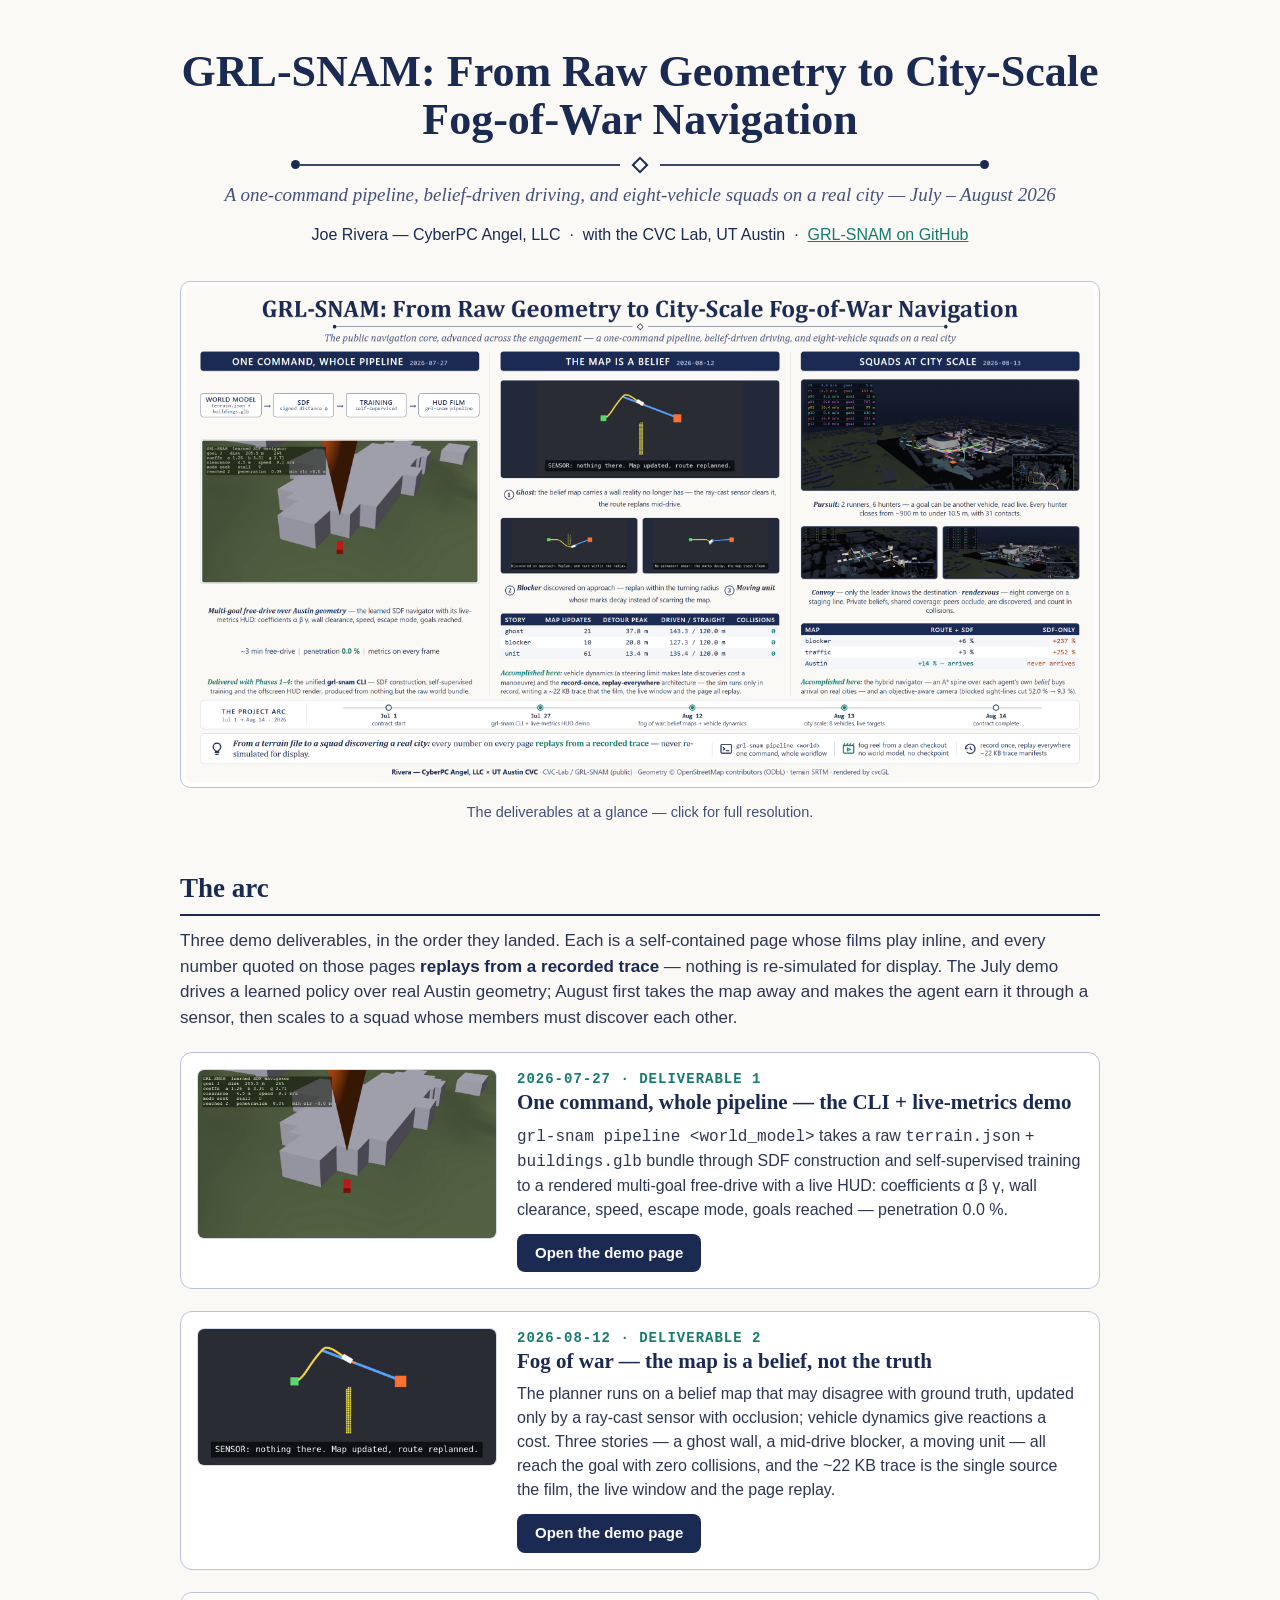
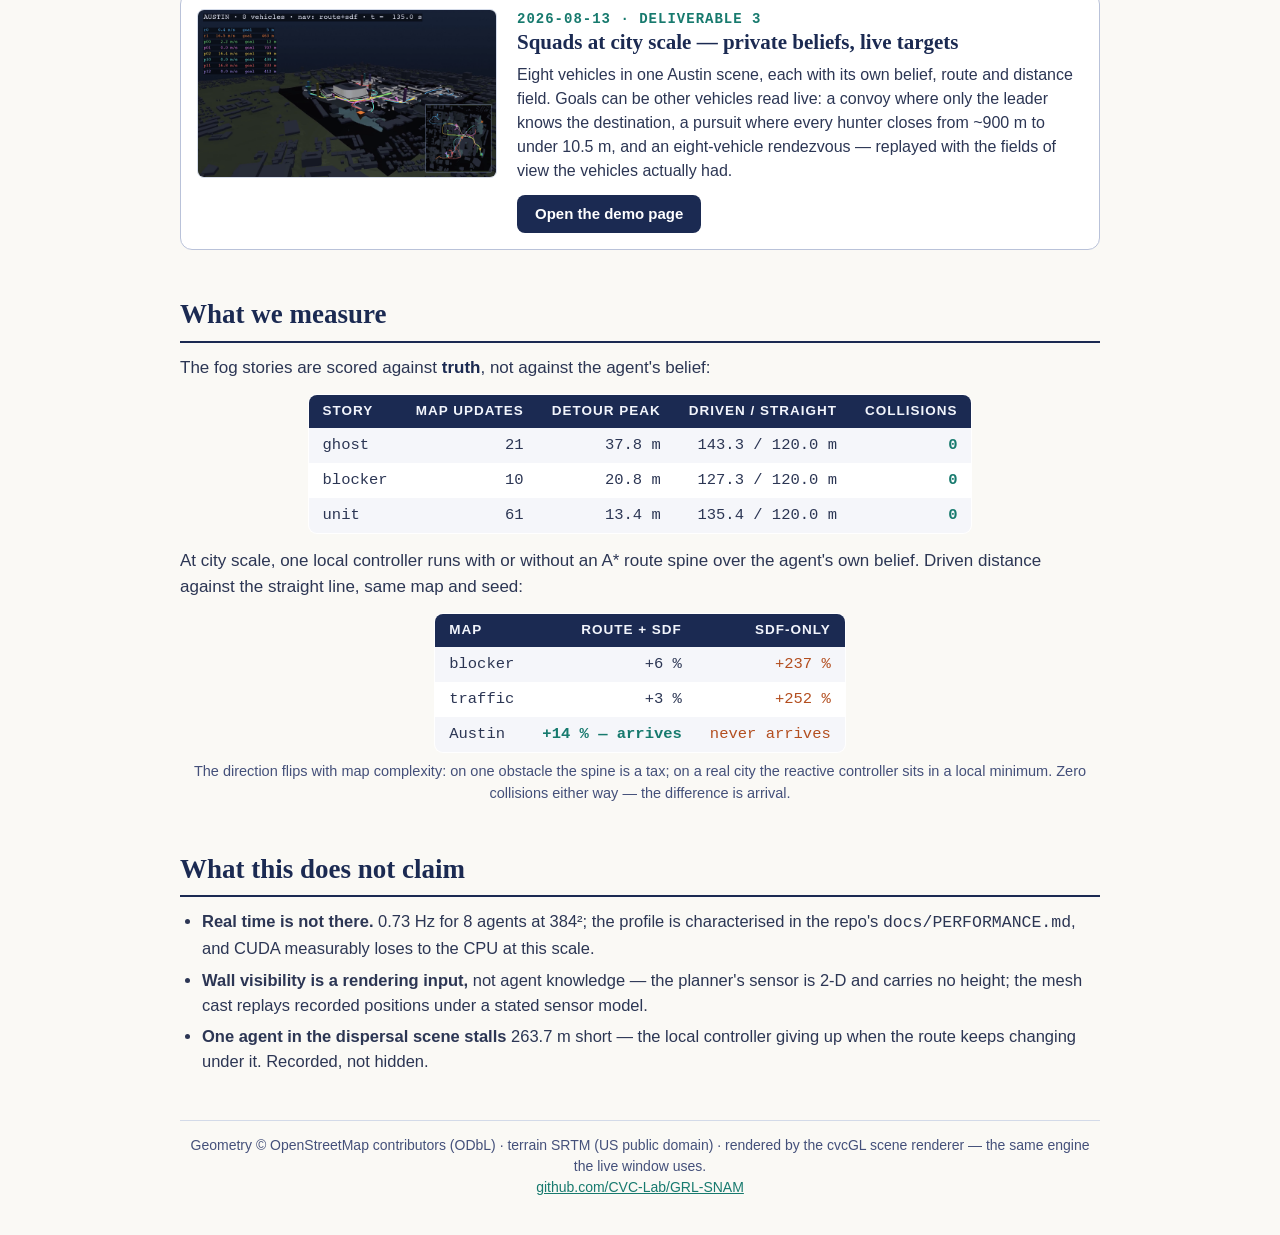
<file: index.html>
<!DOCTYPE html>
<html lang="en">
<head>
<meta charset="utf-8">
<meta name="viewport" content="width=device-width, initial-scale=1">
<title>GRL-SNAM: From Raw Geometry to City-Scale Fog-of-War Navigation</title>
<style>
  :root {
    --navy: #1b2a52; --navy-soft: #44507a; --hairline: #d3dae8; --card-line: #b9c2d9;
    --teal: #177a6e; --sienna: #b34e1f; --paper: #faf9f5; --body: #2c3654;
  }
  * { margin: 0; padding: 0; box-sizing: border-box; }
  body { background: var(--paper); color: var(--body); font-family: "Segoe UI", -apple-system, Arial, sans-serif; line-height: 1.5; }
  .wrap { max-width: 960px; margin: 0 auto; padding: 48px 20px 40px; }
  h1 { font-family: Cambria, Georgia, "Times New Roman", serif; color: var(--navy); font-size: clamp(30px, 4.5vw, 44px); line-height: 1.1; text-align: center; }
  .ornament { display: flex; align-items: center; justify-content: center; padding: 14px 0 10px; }
  .ornament .line { width: min(320px, 30vw); height: 2px; background: var(--navy); opacity: .85; }
  .ornament .dot { width: 9px; height: 9px; border-radius: 50%; background: var(--navy); }
  .ornament .diamond { width: 12px; height: 12px; background: var(--paper); border: 2px solid var(--navy); transform: rotate(45deg); margin: 0 14px; }
  .tagline { font-family: Cambria, Georgia, serif; font-style: italic; color: var(--navy-soft); text-align: center; font-size: 19px; }
  .authors { text-align: center; font-size: 16px; color: var(--navy); padding-top: 14px; }
  .authors a { color: var(--teal); }

  .poster { margin: 34px 0 8px; border: 1.5px solid var(--card-line); border-radius: 10px; padding: 5px; background: #fff; }
  .poster img { display: block; width: 100%; border-radius: 6px; }
  .poster-cap { text-align: center; font-size: 14.5px; color: var(--navy-soft); padding: 6px 0 0; }

  h2 { font-family: Cambria, Georgia, serif; color: var(--navy); font-size: 27px; margin: 44px 0 12px; border-bottom: 2px solid var(--navy); padding-bottom: 6px; }
  p.body { margin: 10px 0; font-size: 17px; }
  p.body b { color: var(--navy); }

  .demo { display: flex; gap: 20px; margin: 22px 0; border: 1.5px solid var(--card-line); border-radius: 12px; background: #fff; padding: 16px; align-items: flex-start; }
  .demo .thumb { flex-shrink: 0; width: 300px; border-radius: 7px; overflow: hidden; border: 1px solid var(--hairline); background: #23283a; }
  .demo .thumb img { display: block; width: 100%; }
  .demo h3 { font-family: Cambria, Georgia, serif; color: var(--navy); font-size: 21px; line-height: 1.2; }
  .demo .date { font-family: Consolas, monospace; font-size: 14px; color: var(--teal); font-weight: 700; letter-spacing: 1px; }
  .demo p { font-size: 16px; margin: 8px 0 12px; }
  .btn { display: inline-block; background: var(--navy); color: #fff; text-decoration: none; font-size: 15px; font-weight: 600; padding: 8px 18px; border-radius: 8px; }
  .btn:hover { background: #2a3d74; }
  .btn.ghost { background: transparent; color: var(--navy); border: 1.5px solid var(--navy); margin-left: 8px; }

  table { border-collapse: collapse; margin: 14px auto; background: #fff; border: 1.5px solid var(--card-line); border-radius: 9px; overflow: hidden; }
  th, td { font-size: 15.5px; padding: 6px 14px; text-align: right; font-family: Consolas, monospace; }
  th { background: var(--navy); color: #f2f5fc; font-family: "Segoe UI", sans-serif; font-weight: 600; letter-spacing: 1px; text-transform: uppercase; font-size: 13.5px; }
  td:first-child, th:first-child { text-align: left; }
  tr:nth-child(even) td { background: #f5f6fa; }
  td.good { color: var(--teal); font-weight: 700; } td.bad { color: var(--sienna); }
  .tablenote { text-align: center; font-size: 14.5px; color: var(--navy-soft); margin-top: -6px; }

  ul.scope { margin: 10px 0 10px 22px; font-size: 16.5px; }
  ul.scope li { margin: 7px 0; }

  .foot { border-top: 1.5px solid var(--hairline); margin-top: 46px; padding-top: 14px; text-align: center; font-size: 14px; color: var(--navy-soft); }
  @media (max-width: 720px) { .demo { flex-direction: column; } .demo .thumb { width: 100%; } }
</style>
</head>
<body>
<div class="wrap">

  <h1>GRL-SNAM: From Raw Geometry to City-Scale Fog-of-War Navigation</h1>
  <div class="ornament"><span class="dot"></span><span class="line"></span><span class="diamond"></span><span class="line"></span><span class="dot"></span></div>
  <div class="tagline">A one-command pipeline, belief-driven driving, and eight-vehicle squads on a real city — July&nbsp;–&nbsp;August 2026</div>
  <div class="authors">Joe Rivera — CyberPC Angel, LLC &nbsp;·&nbsp; with the CVC Lab, UT Austin &nbsp;·&nbsp;
    <a href="https://github.com/CVC-Lab/GRL-SNAM">GRL-SNAM on GitHub</a></div>

  <div class="poster"><a href="assets/poster.png"><img src="assets/poster.png" alt="GRL-SNAM demo deliverables poster"></a></div>
  <div class="poster-cap">The deliverables at a glance — click for full resolution.</div>

  <h2>The arc</h2>
  <p class="body">Three demo deliverables, in the order they landed. Each is a self-contained page whose films play
  inline, and every number quoted on those pages <b>replays from a recorded trace</b> — nothing is re-simulated for
  display. The July demo drives a learned policy over real Austin geometry; August first takes the map away and
  makes the agent earn it through a sensor, then scales to a squad whose members must discover each other.</p>

  <div class="demo">
    <div class="thumb"><img src="assets/grl_freedrive_hud.png" alt="Live-metrics HUD over Austin geometry"></div>
    <div>
      <div class="date">2026-07-27 · DELIVERABLE 1</div>
      <h3>One command, whole pipeline — the CLI + live-metrics demo</h3>
      <p><code>grl-snam pipeline &lt;world_model&gt;</code> takes a raw <code>terrain.json</code> +
      <code>buildings.glb</code> bundle through SDF construction and self-supervised training to a rendered
      multi-goal free-drive with a live HUD: coefficients α β γ, wall clearance, speed, escape mode, goals
      reached — penetration 0.0&nbsp;%.</p>
      <a class="btn" href="2026-07-grl-snam-cli-demo/">Open the demo page</a>
    </div>
  </div>

  <div class="demo">
    <div class="thumb"><img src="assets/fog_ghost_c.png" alt="Fog-of-war ghost story frame"></div>
    <div>
      <div class="date">2026-08-12 · DELIVERABLE 2</div>
      <h3>Fog of war — the map is a belief, not the truth</h3>
      <p>The planner runs on a belief map that may disagree with ground truth, updated only by a ray-cast sensor
      with occlusion; vehicle dynamics give reactions a cost. Three stories — a ghost wall, a mid-drive blocker,
      a moving unit — all reach the goal with zero collisions, and the ~22&nbsp;KB trace is the single source the
      film, the live window and the page replay.</p>
      <a class="btn" href="2026-08-fog-of-war-nav/">Open the demo page</a>
    </div>
  </div>

  <div class="demo">
    <div class="thumb"><img src="assets/city_pursuit.png" alt="Eight-vehicle pursuit over Austin at night"></div>
    <div>
      <div class="date">2026-08-13 · DELIVERABLE 3</div>
      <h3>Squads at city scale — private beliefs, live targets</h3>
      <p>Eight vehicles in one Austin scene, each with its own belief, route and distance field. Goals can be other
      vehicles read live: a convoy where only the leader knows the destination, a pursuit where every hunter closes
      from ~900&nbsp;m to under 10.5&nbsp;m, and an eight-vehicle rendezvous — replayed with the fields of view the
      vehicles actually had.</p>
      <a class="btn" href="2026-08-fog-of-war-at-city-scale/">Open the demo page</a>
    </div>
  </div>

  <h2>What we measure</h2>
  <p class="body">The fog stories are scored against <b>truth</b>, not against the agent's belief:</p>
  <table>
    <tr><th>story</th><th>map updates</th><th>detour peak</th><th>driven / straight</th><th>collisions</th></tr>
    <tr><td>ghost</td><td>21</td><td>37.8 m</td><td>143.3 / 120.0 m</td><td class="good">0</td></tr>
    <tr><td>blocker</td><td>10</td><td>20.8 m</td><td>127.3 / 120.0 m</td><td class="good">0</td></tr>
    <tr><td>unit</td><td>61</td><td>13.4 m</td><td>135.4 / 120.0 m</td><td class="good">0</td></tr>
  </table>
  <p class="body">At city scale, one local controller runs with or without an A* route spine over the agent's own
  belief. Driven distance against the straight line, same map and seed:</p>
  <table>
    <tr><th>map</th><th>route + sdf</th><th>sdf-only</th></tr>
    <tr><td>blocker</td><td>+6 %</td><td class="bad">+237 %</td></tr>
    <tr><td>traffic</td><td>+3 %</td><td class="bad">+252 %</td></tr>
    <tr><td>Austin</td><td class="good">+14 % — arrives</td><td class="bad">never arrives</td></tr>
  </table>
  <p class="tablenote">The direction flips with map complexity: on one obstacle the spine is a tax; on a real city
  the reactive controller sits in a local minimum. Zero collisions either way — the difference is arrival.</p>

  <h2>What this does not claim</h2>
  <ul class="scope">
    <li><b>Real time is not there.</b> 0.73 Hz for 8 agents at 384²; the profile is characterised in the repo's
    <code>docs/PERFORMANCE.md</code>, and CUDA measurably loses to the CPU at this scale.</li>
    <li><b>Wall visibility is a rendering input,</b> not agent knowledge — the planner's sensor is 2-D and carries
    no height; the mesh cast replays recorded positions under a stated sensor model.</li>
    <li><b>One agent in the dispersal scene stalls</b> 263.7 m short — the local controller giving up when the
    route keeps changing under it. Recorded, not hidden.</li>
  </ul>

  <div class="foot">
    Geometry © OpenStreetMap contributors (ODbL) · terrain SRTM (US public domain) · rendered by the cvcGL scene
    renderer — the same engine the live window uses.<br>
    <a href="https://github.com/CVC-Lab/GRL-SNAM" style="color:var(--teal)">github.com/CVC-Lab/GRL-SNAM</a>
  </div>

</div>
</body>
</html>
</file>
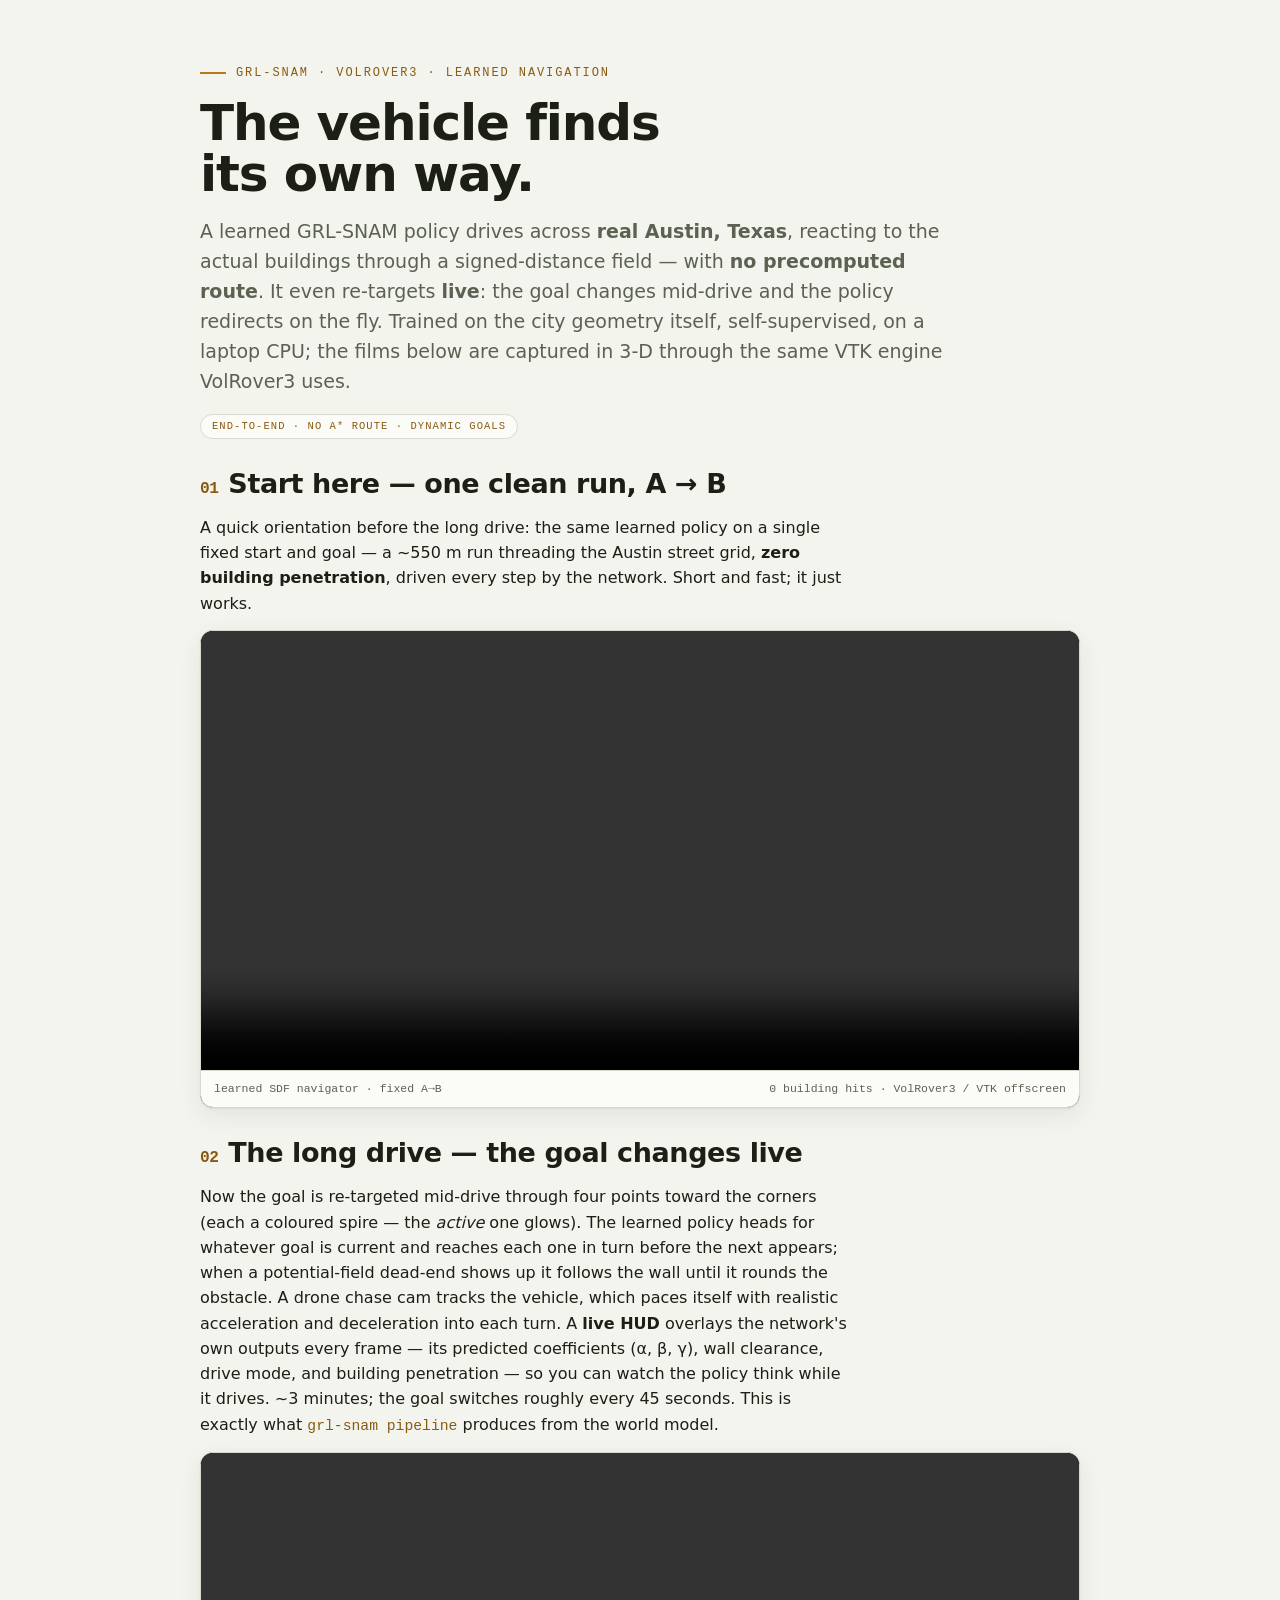
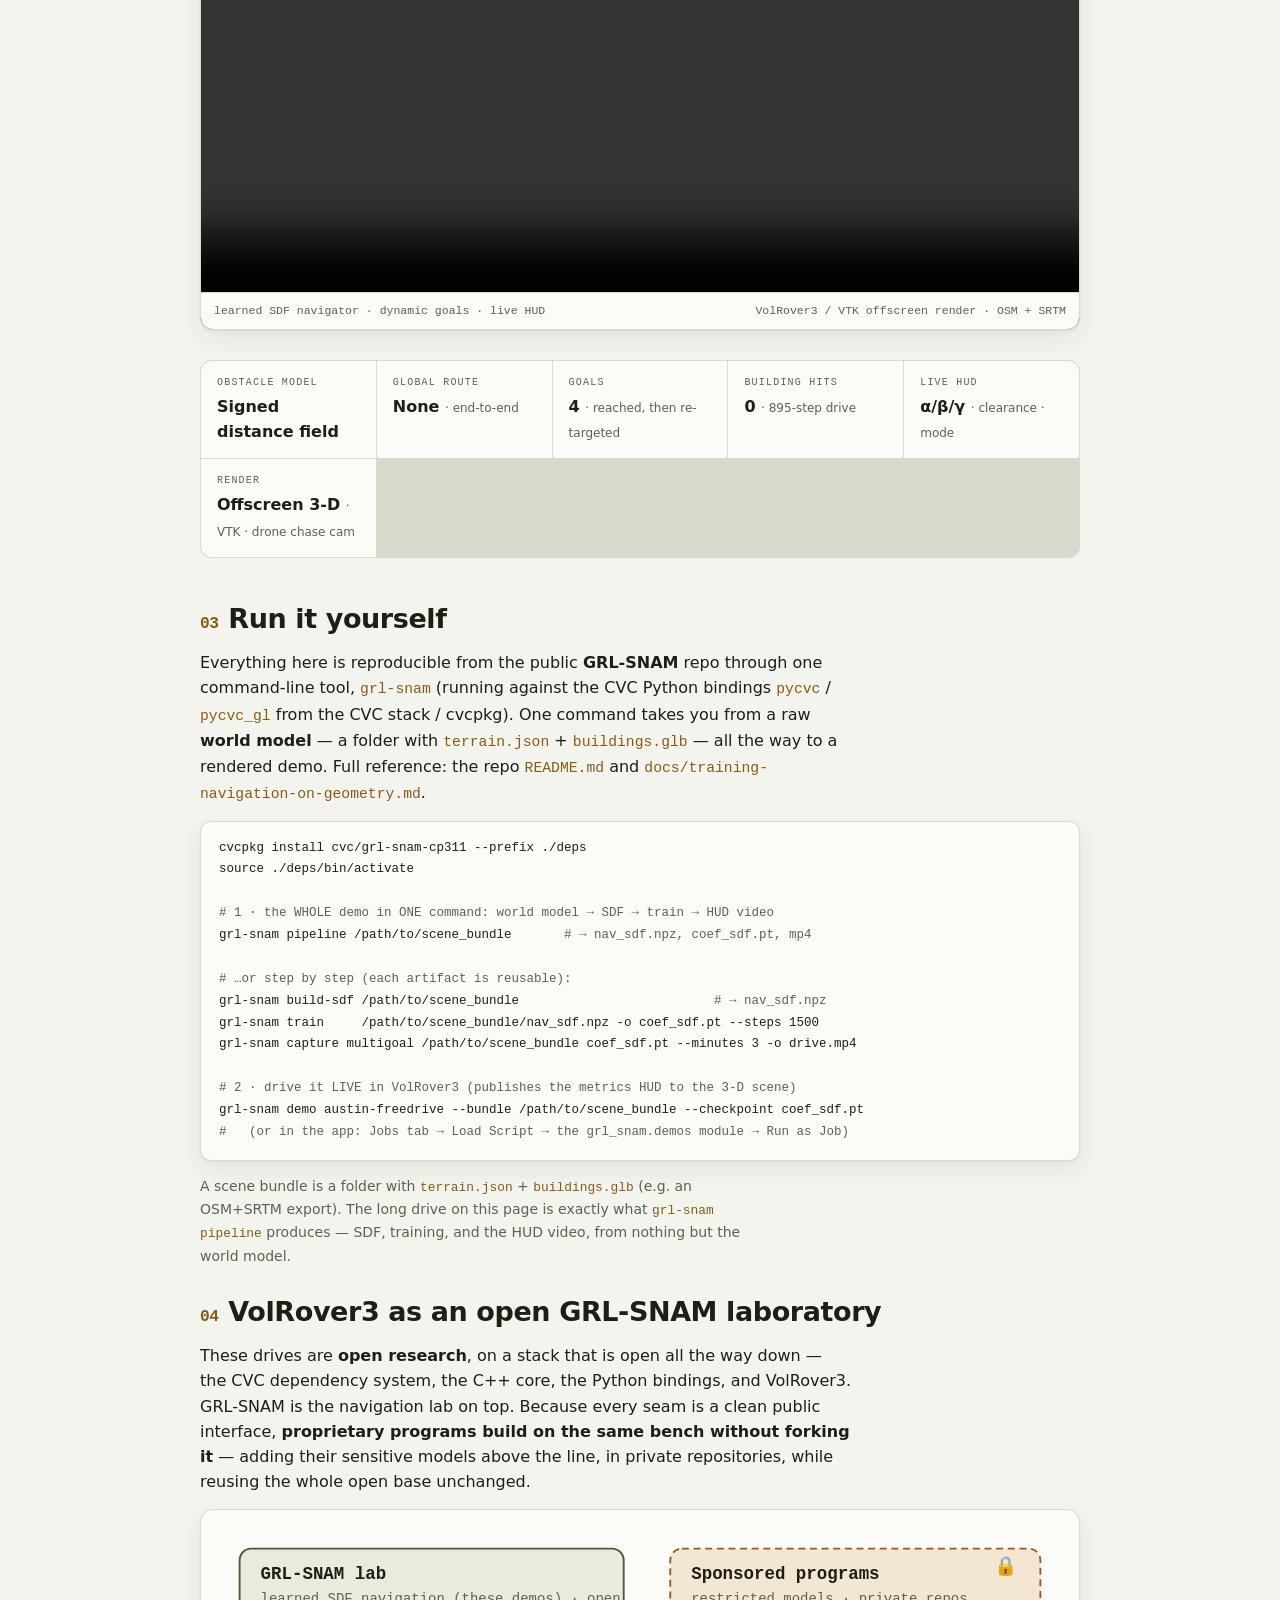
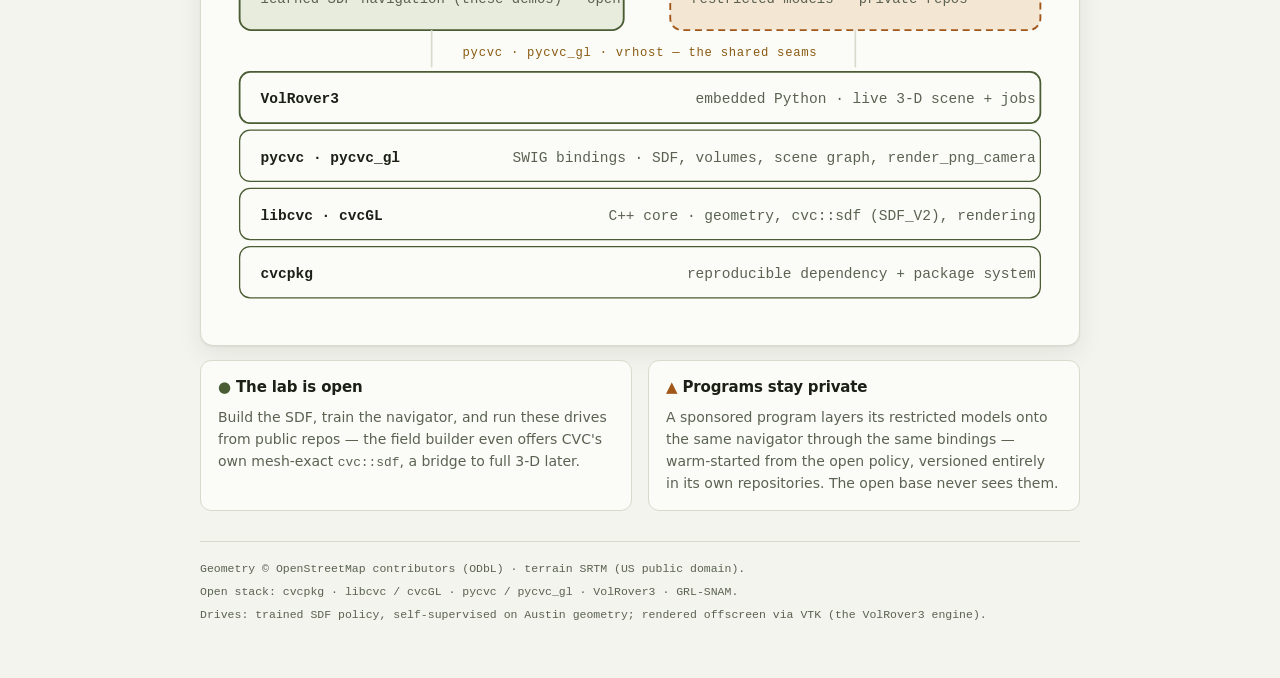
<file: 2026-07-grl-snam-cli-demo/index.html>
<!doctype html>
<html lang="en"><head><meta charset="utf-8"><meta name="viewport" content="width=device-width,initial-scale=1">
<title>GRL-SNAM — learned navigation on real Austin (VolRover3)</title>
<style>
  :root{
    --ground:#f3f4ee; --card:#fbfcf7; --ink:#1b1f16; --muted:#5b6252; --line:#d7dacc;
    --accent:#b9791a; --accent-ink:#8a5a12; --open:#4a5c33; --open-soft:#e7ecdd; --prop:#a2571a; --prop-soft:#f3e6d3;
    --shadow:0 1px 2px rgba(28,34,20,.06),0 8px 24px rgba(28,34,20,.08);
    --mono:ui-monospace,"SF Mono",Menlo,Consolas,monospace; --sans:system-ui,-apple-system,"Segoe UI",Roboto,Helvetica,Arial,sans-serif;
  }
  @media (prefers-color-scheme:dark){:root{--ground:#111409;--card:#1c2114;--ink:#edf0e4;--muted:#9aa389;--line:#2b3120;
    --accent:#e0a63e;--accent-ink:#eab857;--open:#7c9750;--open-soft:#20281440;--prop:#e0a63e;--prop-soft:#3a2c1040;
    --shadow:0 1px 2px rgba(0,0,0,.4),0 10px 30px rgba(0,0,0,.5);}}
  *{box-sizing:border-box} body{margin:0}
  .wrap{background:var(--ground);color:var(--ink);font-family:var(--sans);line-height:1.58;padding:clamp(22px,5vw,64px) 20px;display:flex;justify-content:center}
  .col{width:100%;max-width:880px;display:flex;flex-direction:column;gap:30px}
  .eyebrow{font-family:var(--mono);font-size:12px;letter-spacing:.16em;text-transform:uppercase;color:var(--accent-ink);display:flex;align-items:center;gap:10px}
  .eyebrow::before{content:"";width:26px;height:2px;background:var(--accent);display:inline-block}
  h1{font-size:clamp(30px,5.4vw,50px);line-height:1.03;letter-spacing:-.022em;font-weight:800;margin:0;text-wrap:balance;max-width:15ch}
  .lede{font-size:clamp(16px,2.2vw,19px);color:var(--muted);margin:0;max-width:62ch}
  h2{font-size:clamp(21px,3vw,27px);line-height:1.12;letter-spacing:-.015em;margin:0 0 2px;text-wrap:balance}
  h2 .n{font-family:var(--mono);font-size:.6em;color:var(--accent-ink);font-weight:600;margin-right:.6em}
  h3{margin:0 0 6px;font-size:15px;letter-spacing:-.01em}
  section{display:flex;flex-direction:column;gap:14px} p{margin:0;max-width:64ch}
  .tag{display:inline-block;font-family:var(--mono);font-size:10.5px;letter-spacing:.1em;text-transform:uppercase;color:var(--accent-ink);border:1px solid var(--line);border-radius:20px;padding:3px 11px;background:var(--card)}
  figure{margin:0} .screen{border:1px solid var(--line);border-radius:13px;overflow:hidden;box-shadow:var(--shadow);background:#0c0f08}
  video{display:block;width:100%;height:auto;background:#0c0f08}
  .caption{font-family:var(--mono);font-size:11.5px;color:var(--muted);padding:9px 13px;border-top:1px solid var(--line);background:var(--card);display:flex;justify-content:space-between;gap:12px;flex-wrap:wrap}
  .specs{display:grid;grid-template-columns:repeat(auto-fit,minmax(150px,1fr));gap:1px;background:var(--line);border:1px solid var(--line);border-radius:11px;overflow:hidden}
  .spec{background:var(--card);padding:14px 16px;display:flex;flex-direction:column;gap:3px}
  .spec dt{font-family:var(--mono);font-size:10px;letter-spacing:.12em;text-transform:uppercase;color:var(--muted)}
  .spec dd{margin:0;font-size:16px;font-weight:700;font-variant-numeric:tabular-nums}
  .spec dd small{font-weight:500;color:var(--muted);font-size:12px}
  .board{background:var(--card);border:1px solid var(--line);border-radius:13px;padding:20px;box-shadow:var(--shadow)}
  .board svg{display:block;width:100%;height:auto} .board svg text{font-family:var(--mono)}
  .sv-prop{fill:var(--prop-soft);stroke:var(--prop)} .sv-open{fill:var(--open-soft);stroke:var(--open)}
  .sv-band{fill:var(--card);stroke:var(--open)} .sv-seam{stroke:var(--line)}
  .t-ink{fill:var(--ink)} .t-mut{fill:var(--muted)} .t-acc{fill:var(--accent-ink)}
  .cols{display:grid;grid-template-columns:1fr 1fr;gap:16px} @media(max-width:560px){.cols{grid-template-columns:1fr}}
  .mini{background:var(--card);border:1px solid var(--line);border-radius:11px;padding:15px 17px} .mini p{font-size:14px;color:var(--muted)}
  .mini.open h3::before{content:"● ";color:var(--open)} .mini.prop h3::before{content:"▲ ";color:var(--prop)}
  .foot{font-family:var(--mono);font-size:11.5px;color:var(--muted);border-top:1px solid var(--line);padding-top:18px;display:flex;flex-direction:column;gap:5px}
  .mono{font-family:var(--mono);font-size:.92em;color:var(--accent-ink)}
  pre{margin:0;overflow-x:auto;background:var(--card);border:1px solid var(--line);border-radius:11px;padding:16px 18px;box-shadow:var(--shadow);font-family:var(--mono);font-size:12.5px;line-height:1.75;color:var(--ink);white-space:pre}
  pre .c{color:var(--muted)}
</style></head>
<body><div class="wrap"><div class="col">

  <header style="display:flex;flex-direction:column;gap:15px">
    <div class="eyebrow">GRL-SNAM · VolRover3 · learned navigation</div>
    <h1>The vehicle finds its own way.</h1>
    <p class="lede">A learned GRL-SNAM policy drives across <b>real Austin, Texas</b>, reacting to the
      actual buildings through a signed-distance field — with <b>no precomputed route</b>. It even
      re-targets <b>live</b>: the goal changes mid-drive and the policy redirects on the fly. Trained
      on the city geometry itself, self-supervised, on a laptop CPU; the films below are captured in
      3-D through the same VTK engine VolRover3 uses.</p>
    <div><span class="tag">End-to-end · no A* route · dynamic goals</span></div>
  </header>

  <section>
    <h2><span class="n">01</span>Start here — one clean run, A → B</h2>
    <p>A quick orientation before the long drive: the same learned policy on a single fixed start and
      goal — a ~550&nbsp;m run threading the Austin street grid, <b>zero building penetration</b>,
      driven every step by the network. Short and fast; it just works.</p>
    <figure class="screen">
      <video controls autoplay muted loop playsinline preload="metadata"><source src="austin_single_drive.mp4" type="video/mp4"></video>
      <figcaption class="caption"><span>learned SDF navigator · fixed A→B</span><span>0 building hits · VolRover3 / VTK offscreen</span></figcaption>
    </figure>
  </section>

  <section>
    <h2><span class="n">02</span>The long drive — the goal changes live</h2>
    <p>Now the goal is re-targeted mid-drive through four points toward the corners (each a coloured
      spire — the <em>active</em> one glows). The learned policy heads for whatever goal is current and
      reaches each one in turn before the next appears; when a potential-field dead-end shows up it
      follows the wall until it rounds the obstacle. A drone chase cam tracks the vehicle, which paces
      itself with realistic acceleration and deceleration into each turn. A <b>live HUD</b> overlays the
      network's own outputs every frame — its predicted coefficients (α, β, γ), wall clearance, drive
      mode, and building penetration — so you can watch the policy think while it drives. ~3&nbsp;minutes;
      the goal switches roughly every 45&nbsp;seconds. This is exactly what
      <span class="mono">grl-snam&nbsp;pipeline</span> produces from the world model.</p>
    <figure class="screen">
      <video controls muted loop playsinline preload="metadata"><source src="austin_multigoal_freedrive.mp4" type="video/mp4"></video>
      <figcaption class="caption"><span>learned SDF navigator · dynamic goals · live HUD</span><span>VolRover3 / VTK offscreen render · OSM + SRTM</span></figcaption>
    </figure>
    <dl class="specs">
      <div class="spec"><dt>Obstacle model</dt><dd>Signed distance field</dd></div>
      <div class="spec"><dt>Global route</dt><dd>None <small>· end-to-end</small></dd></div>
      <div class="spec"><dt>Goals</dt><dd>4 <small>· reached, then re-targeted</small></dd></div>
      <div class="spec"><dt>Building hits</dt><dd>0 <small>· 895-step drive</small></dd></div>
      <div class="spec"><dt>Live HUD</dt><dd>α/β/γ <small>· clearance · mode</small></dd></div>
      <div class="spec"><dt>Render</dt><dd>Offscreen 3-D <small>· VTK · drone chase cam</small></dd></div>
    </dl>
  </section>

  <section>
    <h2><span class="n">03</span>Run it yourself</h2>
    <p>Everything here is reproducible from the public <b>GRL-SNAM</b> repo through one command-line
      tool, <span class="mono">grl-snam</span> (running against the CVC Python bindings
      <span class="mono">pycvc</span> / <span class="mono">pycvc_gl</span> from the CVC stack / cvcpkg).
      One command takes you from a raw <b>world model</b> — a folder with
      <span class="mono">terrain.json</span> + <span class="mono">buildings.glb</span> — all the way to a
      rendered demo. Full reference: the repo <span class="mono">README.md</span> and
      <span class="mono">docs/training-navigation-on-geometry.md</span>.</p>
    <pre>cvcpkg install cvc/grl-snam-cp311 --prefix ./deps
source ./deps/bin/activate

<span class="c"># 1 · the WHOLE demo in ONE command: world model → SDF → train → HUD video</span>
grl-snam pipeline /path/to/scene_bundle       <span class="c"># → nav_sdf.npz, coef_sdf.pt, mp4</span>

<span class="c"># …or step by step (each artifact is reusable):</span>
grl-snam build-sdf /path/to/scene_bundle                          <span class="c"># → nav_sdf.npz</span>
grl-snam train     /path/to/scene_bundle/nav_sdf.npz -o coef_sdf.pt --steps 1500
grl-snam capture multigoal /path/to/scene_bundle coef_sdf.pt --minutes 3 -o drive.mp4

<span class="c"># 2 · drive it LIVE in VolRover3 (publishes the metrics HUD to the 3-D scene)</span>
grl-snam demo austin-freedrive --bundle /path/to/scene_bundle --checkpoint coef_sdf.pt
<span class="c">#   (or in the app: Jobs tab → Load Script → the grl_snam.demos module → Run as Job)</span></pre>
    <p style="font-size:14px;color:var(--muted)">A scene bundle is a folder with <span class="mono">terrain.json</span> +
      <span class="mono">buildings.glb</span> (e.g. an OSM+SRTM export). The long drive on this page is exactly
      what <span class="mono">grl-snam pipeline</span> produces — SDF, training, and the HUD video, from
      nothing but the world model.</p>
  </section>

  <section>
    <h2><span class="n">04</span>VolRover3 as an open GRL-SNAM laboratory</h2>
    <p>These drives are <b>open research</b>, on a stack that is open all the way down — the CVC
      dependency system, the C++ core, the Python bindings, and VolRover3. GRL-SNAM is the navigation
      lab on top. Because every seam is a clean public interface, <b>proprietary programs build on the
      same bench without forking it</b> — adding their sensitive models above the line, in private
      repositories, while reusing the whole open base unchanged.</p>
    <div class="board">
      <svg viewBox="0 0 720 340" role="img" aria-label="Layered architecture: open CVC/GRL-SNAM platform with proprietary work on top">
        <rect class="sv-prop" x="386" y="16" width="318" height="70" rx="10" stroke-width="1.6" stroke-dasharray="6 4"/>
        <text class="t-ink" x="404" y="42" font-size="15" font-weight="700">Sponsored programs</text>
        <text class="t-mut" x="404" y="63" font-size="12">restricted models · private repos</text>
        <text x="684" y="36" font-size="16" text-anchor="end">🔒</text>
        <rect class="sv-open" x="16" y="16" width="330" height="70" rx="10" stroke-width="1.6"/>
        <text class="t-ink" x="34" y="42" font-size="15" font-weight="700">GRL-SNAM lab</text>
        <text class="t-mut" x="34" y="63" font-size="12">learned SDF navigation (these demos) · open</text>
        <line class="sv-seam" x1="181" y1="86" x2="181" y2="118" stroke-width="1.4"/>
        <line class="sv-seam" x1="545" y1="86" x2="545" y2="118" stroke-width="1.4"/>
        <text class="t-acc" x="360" y="108" text-anchor="middle" font-size="10.5" letter-spacing=".06em">pycvc · pycvc_gl · vrhost — the shared seams</text>
        <rect class="sv-band" x="16" y="122" width="688" height="44" rx="9" stroke-width="1.5"/>
        <text class="t-ink" x="34" y="149" font-size="12.5" font-weight="700">VolRover3</text>
        <text class="t-mut" x="700" y="149" font-size="12.5" text-anchor="end">embedded Python · live 3-D scene + jobs</text>
        <rect class="sv-band" x="16" y="172" width="688" height="44" rx="9" stroke-width="1.1"/>
        <text class="t-ink" x="34" y="199" font-size="12.5" font-weight="700">pycvc · pycvc_gl</text>
        <text class="t-mut" x="700" y="199" font-size="12.5" text-anchor="end">SWIG bindings · SDF, volumes, scene graph, render_png_camera</text>
        <rect class="sv-band" x="16" y="222" width="688" height="44" rx="9" stroke-width="1.1"/>
        <text class="t-ink" x="34" y="249" font-size="12.5" font-weight="700">libcvc · cvcGL</text>
        <text class="t-mut" x="700" y="249" font-size="12.5" text-anchor="end">C++ core · geometry, cvc::sdf (SDF_V2), rendering</text>
        <rect class="sv-band" x="16" y="272" width="688" height="44" rx="9" stroke-width="1.1"/>
        <text class="t-ink" x="34" y="299" font-size="12.5" font-weight="700">cvcpkg</text>
        <text class="t-mut" x="700" y="299" font-size="12.5" text-anchor="end">reproducible dependency + package system</text>
      </svg>
    </div>
    <div class="cols">
      <div class="mini open"><h3>The lab is open</h3><p>Build the SDF, train the navigator, and run these
        drives from public repos — the field builder even offers CVC's own mesh-exact
        <span style="font-family:var(--mono);font-size:.92em">cvc::sdf</span>, a bridge to full 3-D later.</p></div>
      <div class="mini prop"><h3>Programs stay private</h3><p>A sponsored program layers its restricted models
        onto the same navigator through the same bindings — warm-started from the open policy, versioned
        entirely in its own repositories. The open base never sees them.</p></div>
    </div>
  </section>

  <div class="foot">
    <span>Geometry © OpenStreetMap contributors (ODbL) · terrain SRTM (US public domain).</span>
    <span>Open stack: cvcpkg · libcvc / cvcGL · pycvc / pycvc_gl · VolRover3 · GRL-SNAM.</span>
    <span>Drives: trained SDF policy, self-supervised on Austin geometry; rendered offscreen via VTK (the VolRover3 engine).</span>
  </div>

</div></div></body></html>
</file>
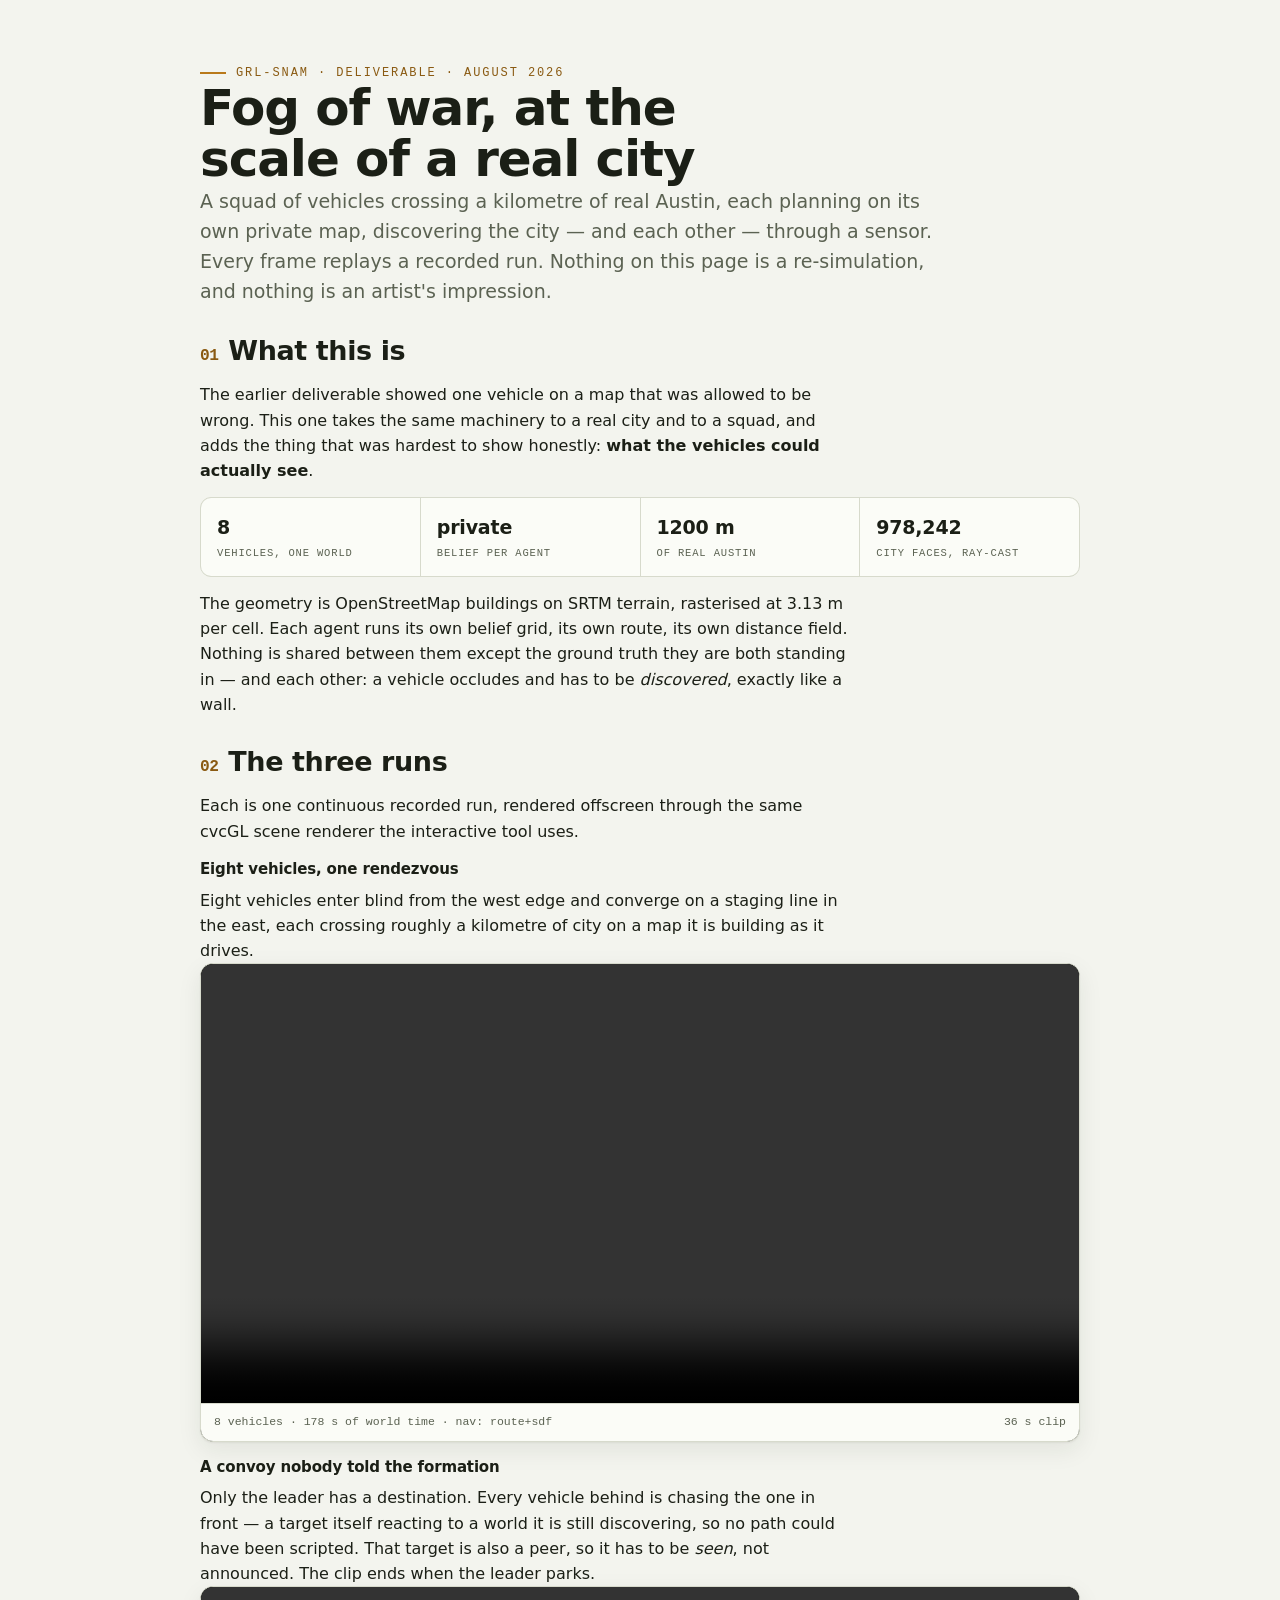
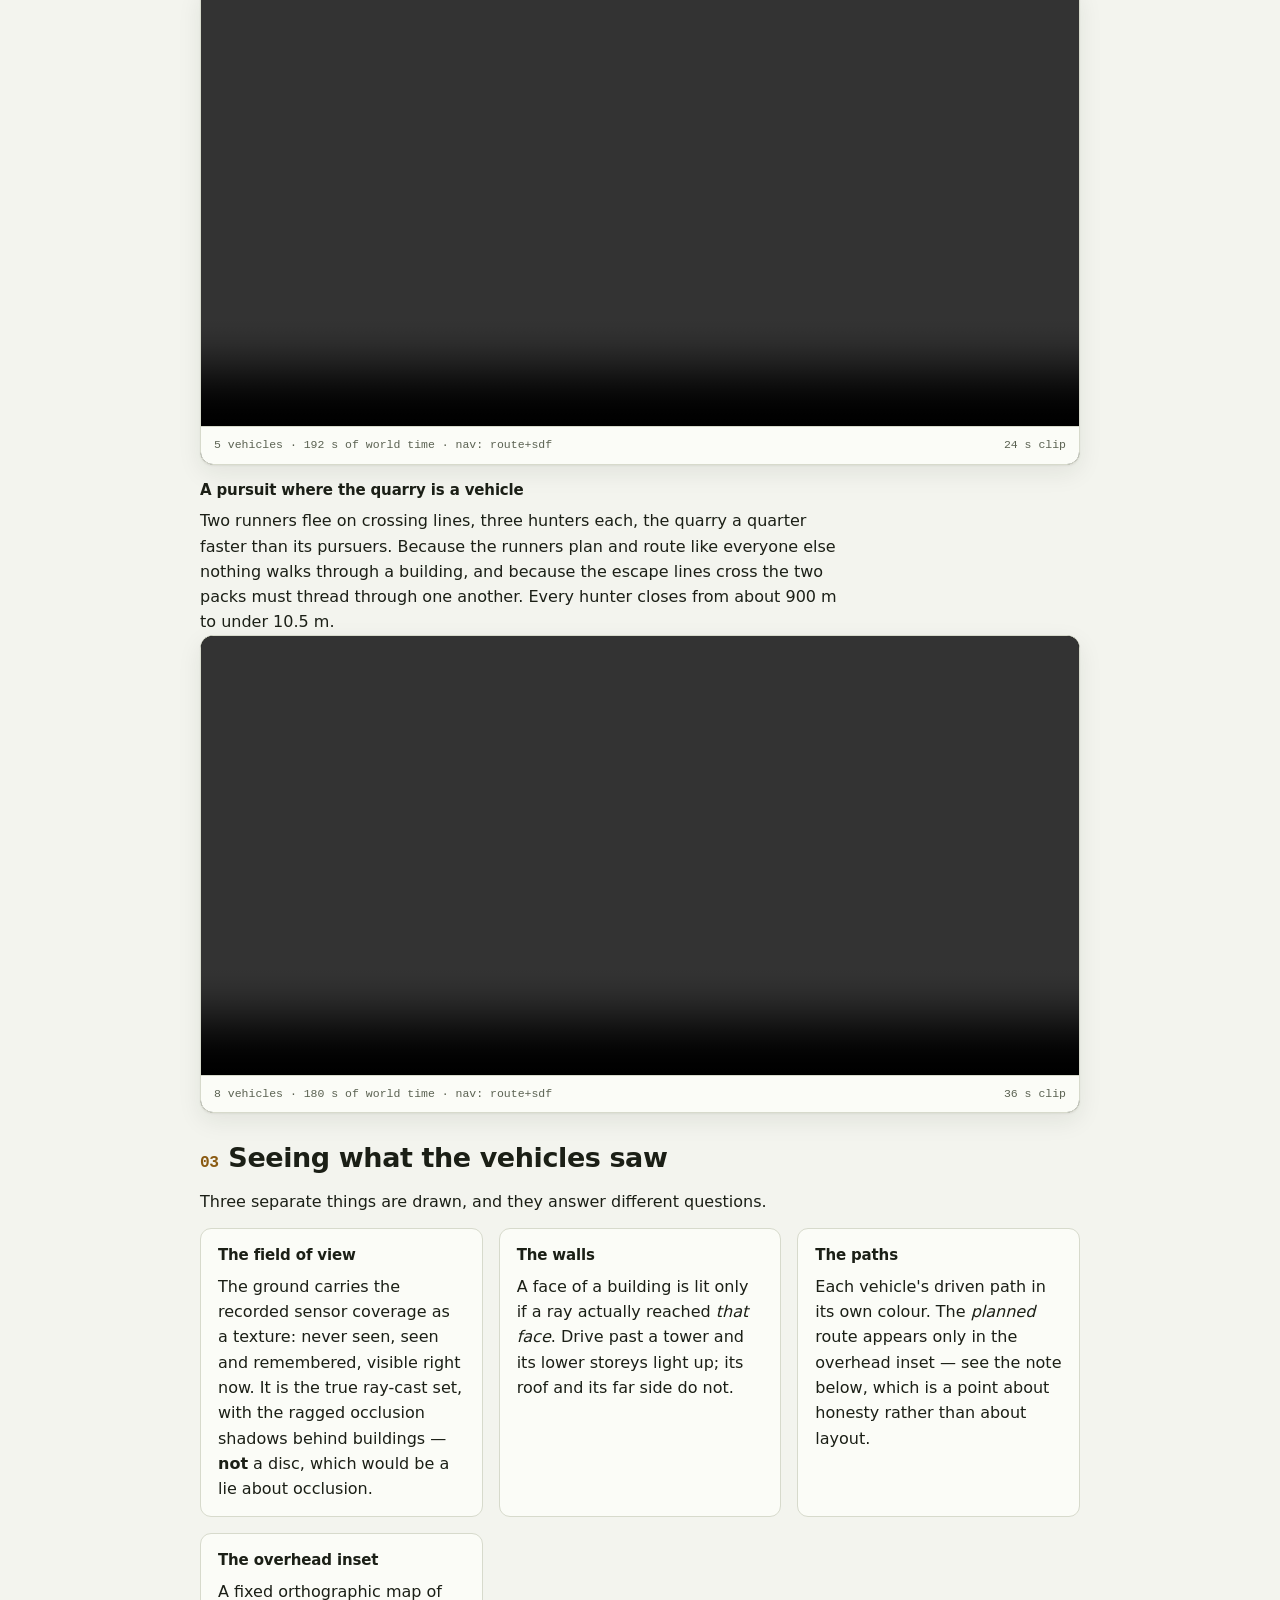
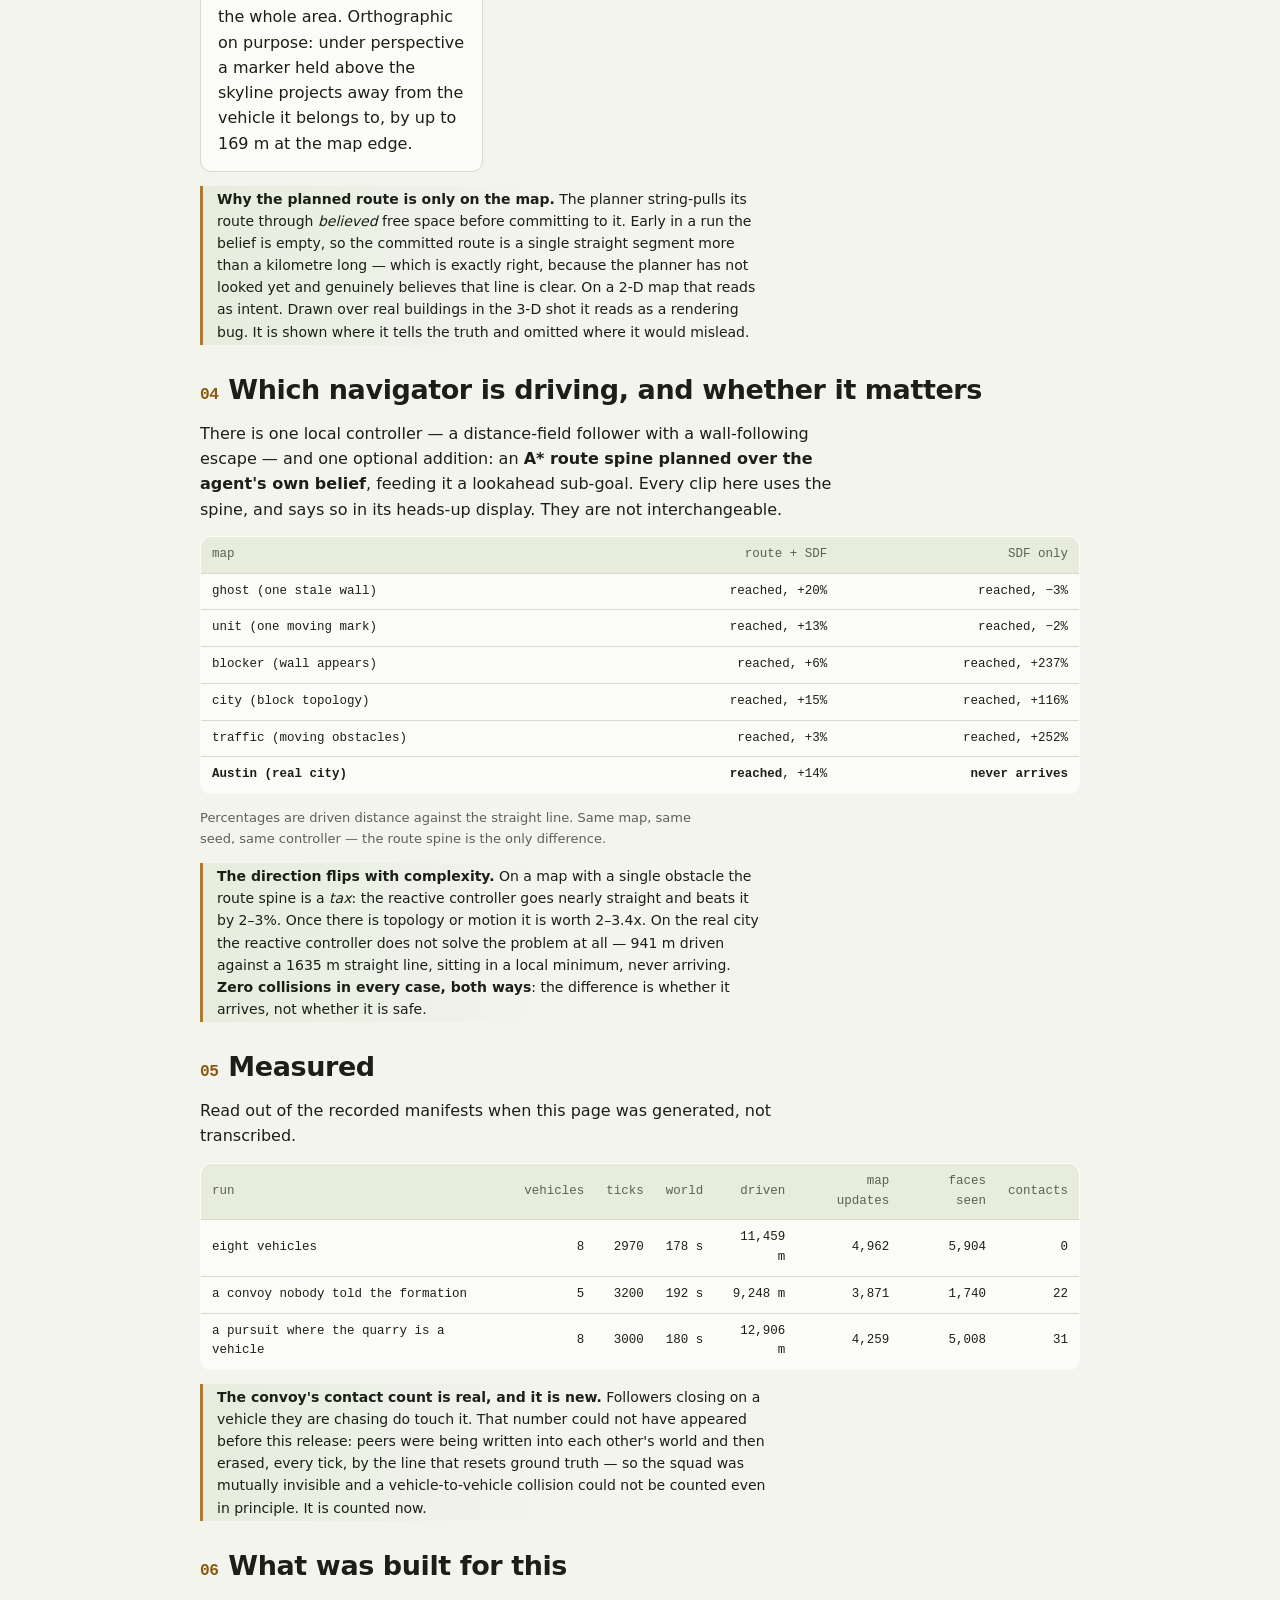
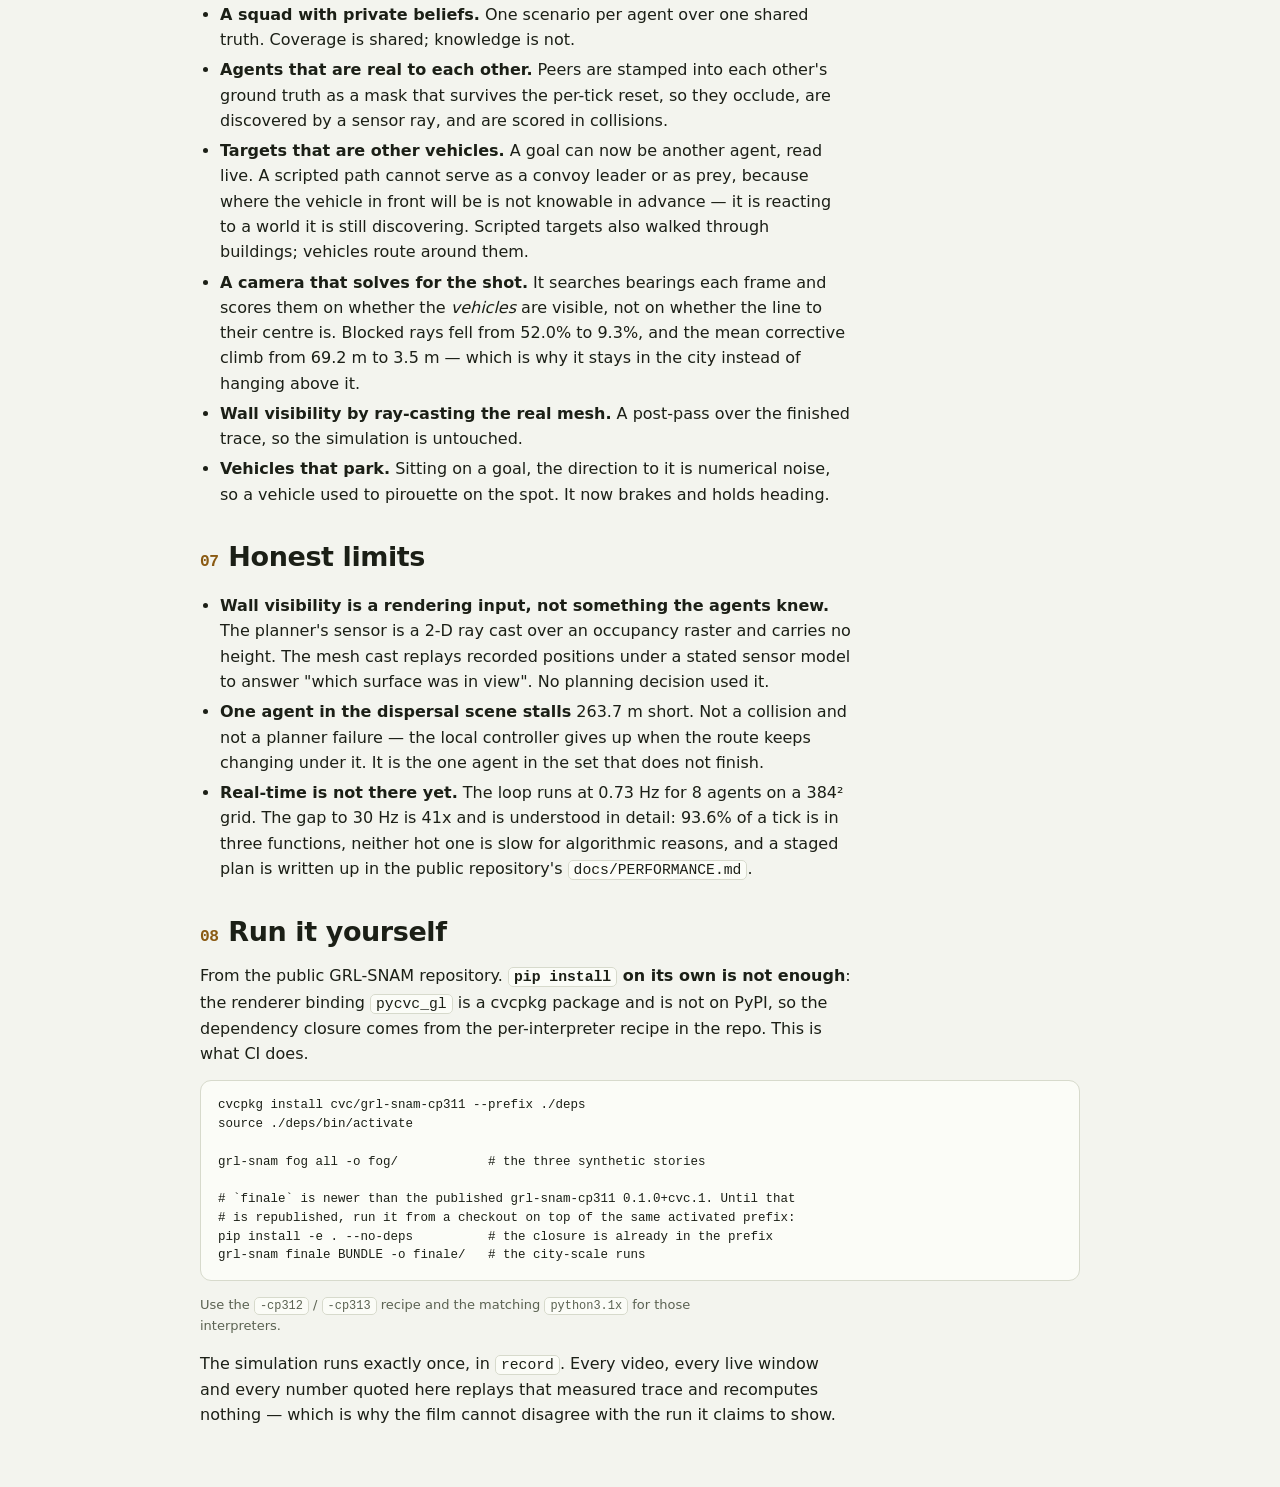
<file: 2026-08-fog-of-war-at-city-scale/index.html>
<!doctype html>
<html lang="en"><head><meta charset="utf-8"><meta name="viewport" content="width=device-width,initial-scale=1">
<title>GRL-SNAM — fog of war at city scale</title>
<style>
  :root{
    --ground:#f3f4ee; --card:#fbfcf7; --ink:#1b1f16; --muted:#5b6252; --line:#d7dacc;
    --accent:#b9791a; --accent-ink:#8a5a12; --open:#4a5c33; --open-soft:#e7ecdd;
    --shadow:0 1px 2px rgba(28,34,20,.06),0 8px 24px rgba(28,34,20,.08);
    --mono:ui-monospace,"SF Mono",Menlo,Consolas,monospace; --sans:system-ui,-apple-system,"Segoe UI",Roboto,Helvetica,Arial,sans-serif;
  }
  @media (prefers-color-scheme:dark){:root{--ground:#111409;--card:#1c2114;--ink:#edf0e4;--muted:#9aa389;--line:#2b3120;
    --accent:#e0a63e;--accent-ink:#eab857;--open:#7c9750;--open-soft:#20281440;
    --shadow:0 1px 2px rgba(0,0,0,.4),0 10px 30px rgba(0,0,0,.5);}}
  *{box-sizing:border-box} body{margin:0}
  .wrap{background:var(--ground);color:var(--ink);font-family:var(--sans);line-height:1.58;padding:clamp(22px,5vw,64px) 20px;display:flex;justify-content:center}
  .col{width:100%;max-width:880px;display:flex;flex-direction:column;gap:30px}
  .eyebrow{font-family:var(--mono);font-size:12px;letter-spacing:.16em;text-transform:uppercase;color:var(--accent-ink);display:flex;align-items:center;gap:10px}
  .eyebrow::before{content:"";width:26px;height:2px;background:var(--accent);display:inline-block}
  h1{font-size:clamp(30px,5.4vw,50px);line-height:1.03;letter-spacing:-.022em;font-weight:800;margin:0;text-wrap:balance;max-width:16ch}
  .lede{font-size:clamp(16px,2.2vw,19px);color:var(--muted);margin:0;max-width:62ch}
  h2{font-size:clamp(21px,3vw,27px);line-height:1.12;letter-spacing:-.015em;margin:0 0 2px;text-wrap:balance}
  h2 .n{font-family:var(--mono);font-size:.6em;color:var(--accent-ink);font-weight:600;margin-right:.6em}
  h3{margin:0 0 6px;font-size:15px;letter-spacing:-.01em}
  section{display:flex;flex-direction:column;gap:14px} p{margin:0;max-width:64ch}
  figure{margin:0} .screen{border:1px solid var(--line);border-radius:13px;overflow:hidden;box-shadow:var(--shadow);background:#0c0f08}
  video{display:block;width:100%;height:auto;background:#0c0f08}
  .caption{font-family:var(--mono);font-size:11.5px;color:var(--muted);padding:9px 13px;border-top:1px solid var(--line);background:var(--card);display:flex;justify-content:space-between;gap:12px;flex-wrap:wrap}
  .specs{display:grid;grid-template-columns:repeat(auto-fit,minmax(150px,1fr));gap:1px;background:var(--line);border:1px solid var(--line);border-radius:11px;overflow:hidden}
  .spec{background:var(--card);padding:14px 16px;display:flex;flex-direction:column;gap:3px}
  .spec b{font-size:19px;letter-spacing:-.01em} .spec span{font-family:var(--mono);font-size:10.5px;letter-spacing:.08em;text-transform:uppercase;color:var(--muted)}
  table{border-collapse:collapse;font-family:var(--mono);font-size:12.5px;width:100%;background:var(--card);border:1px solid var(--line);border-radius:11px;overflow:hidden}
  td,th{border-bottom:1px solid var(--line);padding:8px 11px;text-align:right}
  th:first-child,td:first-child{text-align:left}
  th{color:var(--muted);font-weight:500;background:var(--open-soft)}
  tr:last-child td{border-bottom:none}
  .note{font-size:14px;border-left:3px solid var(--accent);padding:2px 0 2px 14px;color:var(--ink);background:linear-gradient(90deg,var(--open-soft),transparent 60%)}
  code,kbd{font-family:var(--mono);font-size:.92em;background:var(--card);border:1px solid var(--line);border-radius:5px;padding:1px 5px}
  pre{font-family:var(--mono);font-size:12.5px;background:var(--card);border:1px solid var(--line);border-radius:11px;padding:15px 17px;overflow-x:auto;margin:0;line-height:1.5}
  ul{margin:0;padding-left:20px;max-width:64ch} li{margin:5px 0}
  .grid2{display:grid;grid-template-columns:repeat(auto-fit,minmax(260px,1fr));gap:16px}
  .box{background:var(--card);border:1px solid var(--line);border-radius:11px;padding:15px 17px}
  hr{border:none;border-top:1px solid var(--line);margin:2px 0}
</style></head>
<body><div class="wrap"><div class="col">

<header>
  <div class="eyebrow">GRL-SNAM · deliverable · August 2026</div>
  <h1>Fog of war, at the scale of a real city</h1>
  <p class="lede">A squad of vehicles crossing a kilometre of real Austin, each planning on
    its own private map, discovering the city — and each other — through a sensor. Every
    frame replays a recorded run. Nothing on this page is a re-simulation, and nothing is
    an artist's impression.</p>
</header>

<section>
  <h2><span class="n">01</span>What this is</h2>
  <p>The earlier deliverable showed one vehicle on a map that was allowed to be wrong. This
    one takes the same machinery to a real city and to a squad, and adds the thing that was
    hardest to show honestly: <b>what the vehicles could actually see</b>.</p>
  <div class="specs">
    <div class="spec"><b>8</b><span>vehicles, one world</span></div>
    <div class="spec"><b>private</b><span>belief per agent</span></div>
    <div class="spec"><b>1200 m</b><span>of real Austin</span></div>
    <div class="spec"><b>978,242</b><span>city faces, ray-cast</span></div>
  </div>
  <p>The geometry is OpenStreetMap buildings on SRTM terrain, rasterised at 3.13 m per cell.
    Each agent runs its own belief grid, its own route, its own distance field. Nothing is
    shared between them except the ground truth they are both standing in — and each other:
    a vehicle occludes and has to be <i>discovered</i>, exactly like a wall.</p>
</section>

<section>
  <h2><span class="n">02</span>The three runs</h2>
  <p>Each is one continuous recorded run, rendered offscreen through the same cvcGL scene
    renderer the interactive tool uses.</p>
  <figure>
    <h3>Eight vehicles, one rendezvous</h3>
    <p>Eight vehicles enter blind from the west edge and converge on a staging line in the east, each crossing roughly a kilometre of city on a map it is building as it drives.</p>
    <div class="screen">
      <video controls preload="metadata" src="finale_rendezvous.mp4"></video>
      <div class="caption"><span>8 vehicles · 178 s of world time · nav: route+sdf</span>
        <span>36 s clip</span></div>
    </div>
  </figure>
  <figure>
    <h3>A convoy nobody told the formation</h3>
    <p>Only the leader has a destination. Every vehicle behind is chasing the one in front — a target itself reacting to a world it is still discovering, so no path could have been scripted. That target is also a peer, so it has to be <i>seen</i>, not announced. The clip ends when the leader parks.</p>
    <div class="screen">
      <video controls preload="metadata" src="convoy.mp4"></video>
      <div class="caption"><span>5 vehicles · 192 s of world time · nav: route+sdf</span>
        <span>24 s clip</span></div>
    </div>
  </figure>
  <figure>
    <h3>A pursuit where the quarry is a vehicle</h3>
    <p>Two runners flee on crossing lines, three hunters each, the quarry a quarter faster than its pursuers. Because the runners plan and route like everyone else nothing walks through a building, and because the escape lines cross the two packs must thread through one another. Every hunter closes from about 900 m to under 10.5 m.</p>
    <div class="screen">
      <video controls preload="metadata" src="pursuit_v2.mp4"></video>
      <div class="caption"><span>8 vehicles · 180 s of world time · nav: route+sdf</span>
        <span>36 s clip</span></div>
    </div>
  </figure>
</section>

<section>
  <h2><span class="n">03</span>Seeing what the vehicles saw</h2>
  <p>Three separate things are drawn, and they answer different questions.</p>
  <div class="grid2">
    <div class="box">
      <h3>The field of view</h3>
      <p>The ground carries the recorded sensor coverage as a texture: never seen, seen and
        remembered, visible right now. It is the true ray-cast set, with the ragged occlusion
        shadows behind buildings — <b>not</b> a disc, which would be a lie about occlusion.</p>
    </div>
    <div class="box">
      <h3>The walls</h3>
      <p>A face of a building is lit only if a ray actually reached <i>that face</i>. Drive
        past a tower and its lower storeys light up; its roof and its far side do not.</p>
    </div>
    <div class="box">
      <h3>The paths</h3>
      <p>Each vehicle's driven path in its own colour. The <i>planned</i> route appears only
        in the overhead inset — see the note below, which is a point about honesty rather
        than about layout.</p>
    </div>
    <div class="box">
      <h3>The overhead inset</h3>
      <p>A fixed orthographic map of the whole area. Orthographic on purpose: under
        perspective a marker held above the skyline projects away from the vehicle it
        belongs to, by up to 169 m at the map edge.</p>
    </div>
  </div>
  <p class="note"><b>Why the planned route is only on the map.</b> The planner string-pulls
    its route through <i>believed</i> free space before committing to it. Early in a run the
    belief is empty, so the committed route is a single straight segment more than a
    kilometre long — which is exactly right, because the planner has not looked yet and
    genuinely believes that line is clear. On a 2-D map that reads as intent. Drawn over
    real buildings in the 3-D shot it reads as a rendering bug. It is shown where it tells
    the truth and omitted where it would mislead.</p>
</section>

<section>
  <h2><span class="n">04</span>Which navigator is driving, and whether it matters</h2>
  <p>There is one local controller — a distance-field follower with a wall-following escape —
    and one optional addition: an <b>A* route spine planned over the agent's own belief</b>,
    feeding it a lookahead sub-goal. Every clip here uses the spine, and says so in its
    heads-up display. They are not interchangeable.</p>
  <table>
    <tr><th>map</th><th>route + SDF</th><th>SDF only</th></tr>
    <tr><td>ghost (one stale wall)</td><td>reached, +20%</td><td>reached, &minus;3%</td></tr>
    <tr><td>unit (one moving mark)</td><td>reached, +13%</td><td>reached, &minus;2%</td></tr>
    <tr><td>blocker (wall appears)</td><td>reached, +6%</td><td>reached, +237%</td></tr>
    <tr><td>city (block topology)</td><td>reached, +15%</td><td>reached, +116%</td></tr>
    <tr><td>traffic (moving obstacles)</td><td>reached, +3%</td><td>reached, +252%</td></tr>
    <tr><td><b>Austin (real city)</b></td><td><b>reached</b>, +14%</td><td><b>never arrives</b></td></tr>
  </table>
  <p style="font-size:13px;color:var(--muted)">Percentages are driven distance against the
    straight line. Same map, same seed, same controller — the route spine is the only
    difference.</p>
  <p class="note"><b>The direction flips with complexity.</b> On a map with a single obstacle
    the route spine is a <i>tax</i>: the reactive controller goes nearly straight and beats
    it by 2&ndash;3%. Once there is topology or motion it is worth 2&ndash;3.4x. On the real
    city the reactive controller does not solve the problem at all — 941 m driven against a
    1635 m straight line, sitting in a local minimum, never arriving. <b>Zero collisions in
    every case, both ways</b>: the difference is whether it arrives, not whether it is safe.</p>
</section>

<section>
  <h2><span class="n">05</span>Measured</h2>
  <p>Read out of the recorded manifests when this page was generated, not transcribed.</p>
  <table>
<tr><th>run</th><th>vehicles</th><th>ticks</th><th>world</th><th>driven</th><th>map updates</th><th>faces seen</th><th>contacts</th></tr>
<tr><td>eight vehicles</td><td>8</td><td>2970</td><td>178 s</td><td>11,459 m</td><td>4,962</td><td>5,904</td><td>0</td></tr>
<tr><td>a convoy nobody told the formation</td><td>5</td><td>3200</td><td>192 s</td><td>9,248 m</td><td>3,871</td><td>1,740</td><td>22</td></tr>
<tr><td>a pursuit where the quarry is a vehicle</td><td>8</td><td>3000</td><td>180 s</td><td>12,906 m</td><td>4,259</td><td>5,008</td><td>31</td></tr>
</table>
  <p class="note"><b>The convoy's contact count is real, and it is new.</b> Followers closing
    on a vehicle they are chasing do touch it. That number could not have appeared before
    this release: peers were being written into each other's world and then erased, every
    tick, by the line that resets ground truth — so the squad was mutually invisible and a
    vehicle-to-vehicle collision could not be counted even in principle. It is counted now.</p>
</section>

<section>
  <h2><span class="n">06</span>What was built for this</h2>
  <ul>
    <li><b>A squad with private beliefs.</b> One scenario per agent over one shared truth.
      Coverage is shared; knowledge is not.</li>
    <li><b>Agents that are real to each other.</b> Peers are stamped into each other's ground
      truth as a mask that survives the per-tick reset, so they occlude, are discovered by a
      sensor ray, and are scored in collisions.</li>
    <li><b>Targets that are other vehicles.</b> A goal can now be another agent, read live.
      A scripted path cannot serve as a convoy leader or as prey, because where the vehicle
      in front will be is not knowable in advance — it is reacting to a world it is still
      discovering. Scripted targets also walked through buildings; vehicles route around them.</li>
    <li><b>A camera that solves for the shot.</b> It searches bearings each frame and scores
      them on whether the <i>vehicles</i> are visible, not on whether the line to their centre
      is. Blocked rays fell from 52.0% to 9.3%, and the mean corrective climb from 69.2 m to
      3.5 m — which is why it stays in the city instead of hanging above it.</li>
    <li><b>Wall visibility by ray-casting the real mesh.</b> A post-pass over the finished
      trace, so the simulation is untouched.</li>
    <li><b>Vehicles that park.</b> Sitting on a goal, the direction to it is numerical noise,
      so a vehicle used to pirouette on the spot. It now brakes and holds heading.</li>
  </ul>
</section>

<section>
  <h2><span class="n">07</span>Honest limits</h2>
  <ul>
    <li><b>Wall visibility is a rendering input, not something the agents knew.</b> The
      planner's sensor is a 2-D ray cast over an occupancy raster and carries no height. The
      mesh cast replays recorded positions under a stated sensor model to answer "which
      surface was in view". No planning decision used it.</li>
    <li><b>One agent in the dispersal scene stalls</b> 263.7 m short. Not a collision and not
      a planner failure — the local controller gives up when the route keeps changing under
      it. It is the one agent in the set that does not finish.</li>
    <li><b>Real-time is not there yet.</b> The loop runs at 0.73 Hz for 8 agents on a 384&sup2;
      grid. The gap to 30 Hz is 41x and is understood in detail: 93.6% of a tick is in three
      functions, neither hot one is slow for algorithmic reasons, and a staged plan is
      written up in the public repository's <code>docs/PERFORMANCE.md</code>.</li>
  </ul>
</section>

<section>
  <h2><span class="n">08</span>Run it yourself</h2>
  <p>From the public GRL-SNAM repository. <b><code>pip install</code> on its own is not
    enough</b>: the renderer binding <code>pycvc_gl</code> is a cvcpkg package and is not on
    PyPI, so the dependency closure comes from the per-interpreter recipe in the repo. This is
    what CI does.</p>
  <pre>cvcpkg install cvc/grl-snam-cp311 --prefix ./deps
source ./deps/bin/activate

grl-snam fog all -o fog/            # the three synthetic stories

# `finale` is newer than the published grl-snam-cp311 0.1.0+cvc.1. Until that
# is republished, run it from a checkout on top of the same activated prefix:
pip install -e . --no-deps          # the closure is already in the prefix
grl-snam finale BUNDLE -o finale/   # the city-scale runs</pre>
  <p style="font-size:13px;color:var(--muted)">Use the <code>-cp312</code> / <code>-cp313</code>
    recipe and the matching <code>python3.1x</code> for those interpreters.</p>
  <p>The simulation runs exactly once, in <code>record</code>. Every video, every live
    window and every number quoted here replays that measured trace and recomputes nothing —
    which is why the film cannot disagree with the run it claims to show.</p>
</section>

</div></div></body></html>
</file>
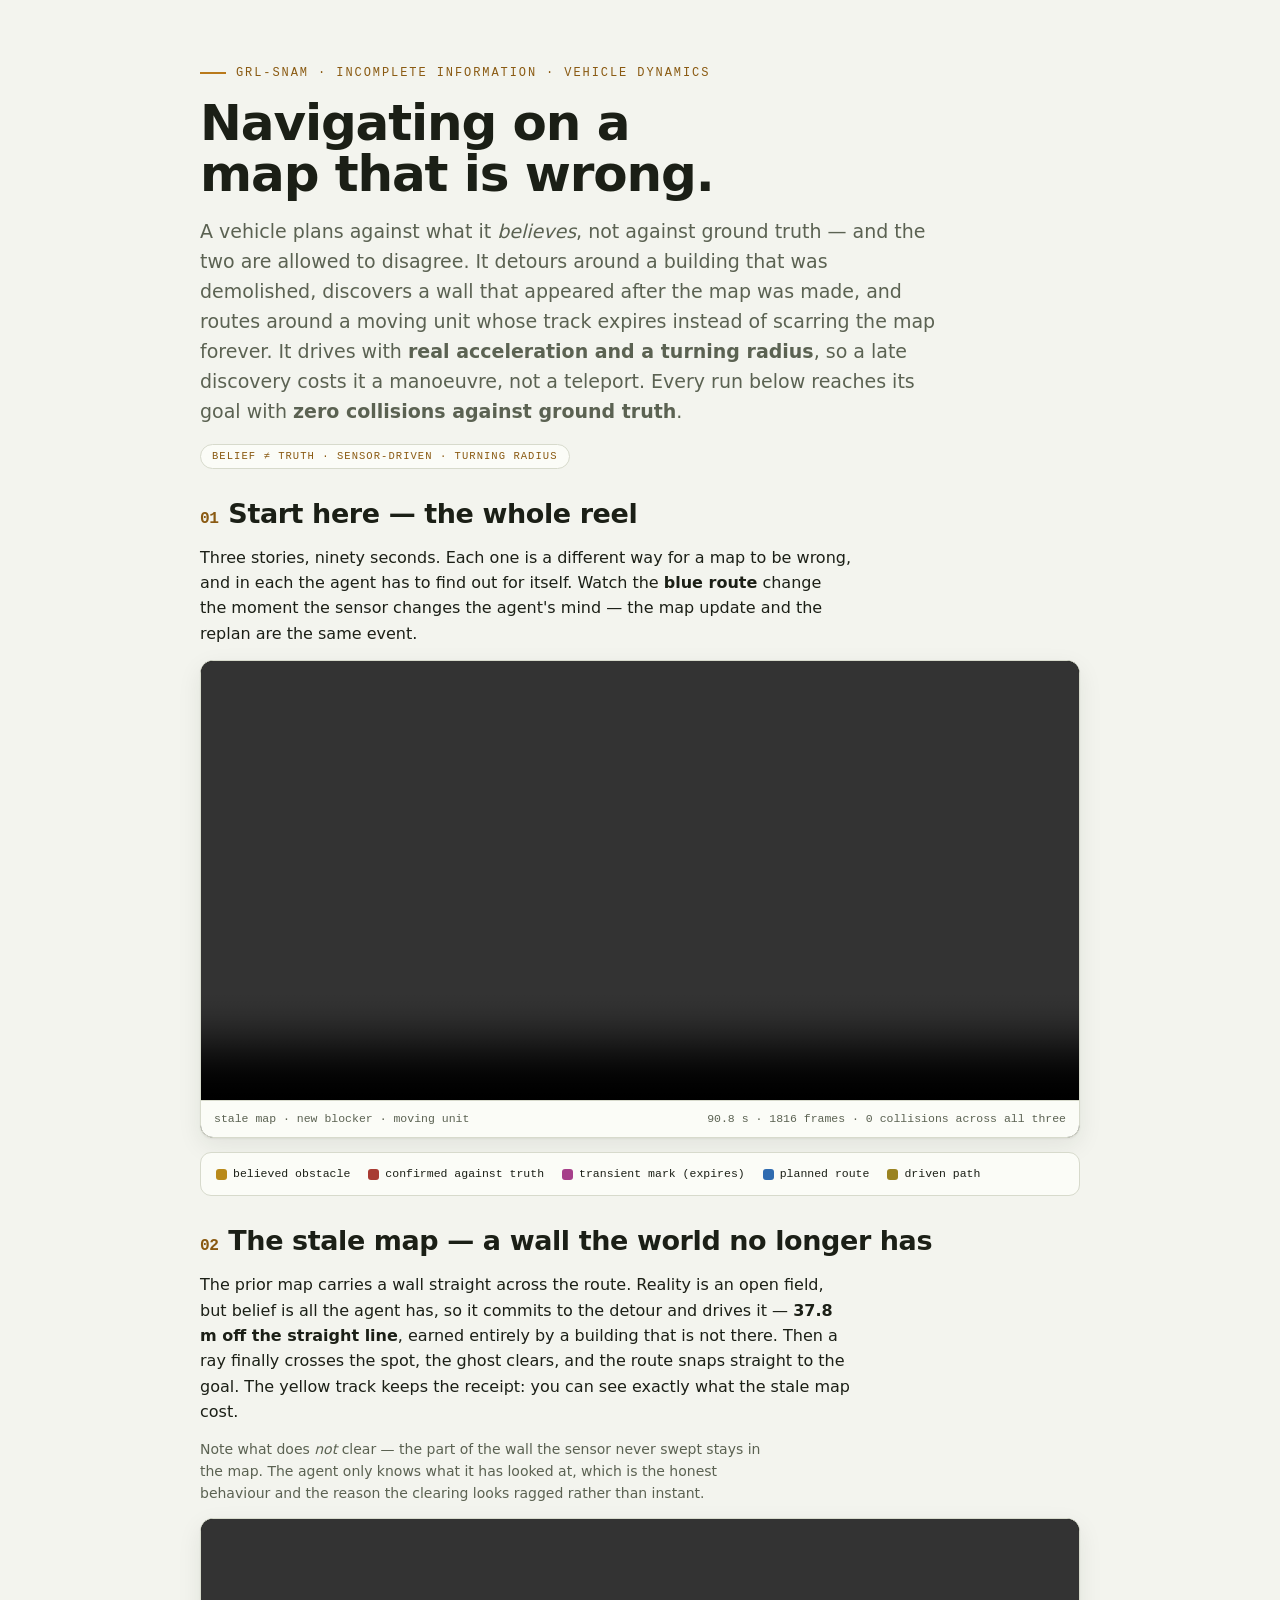
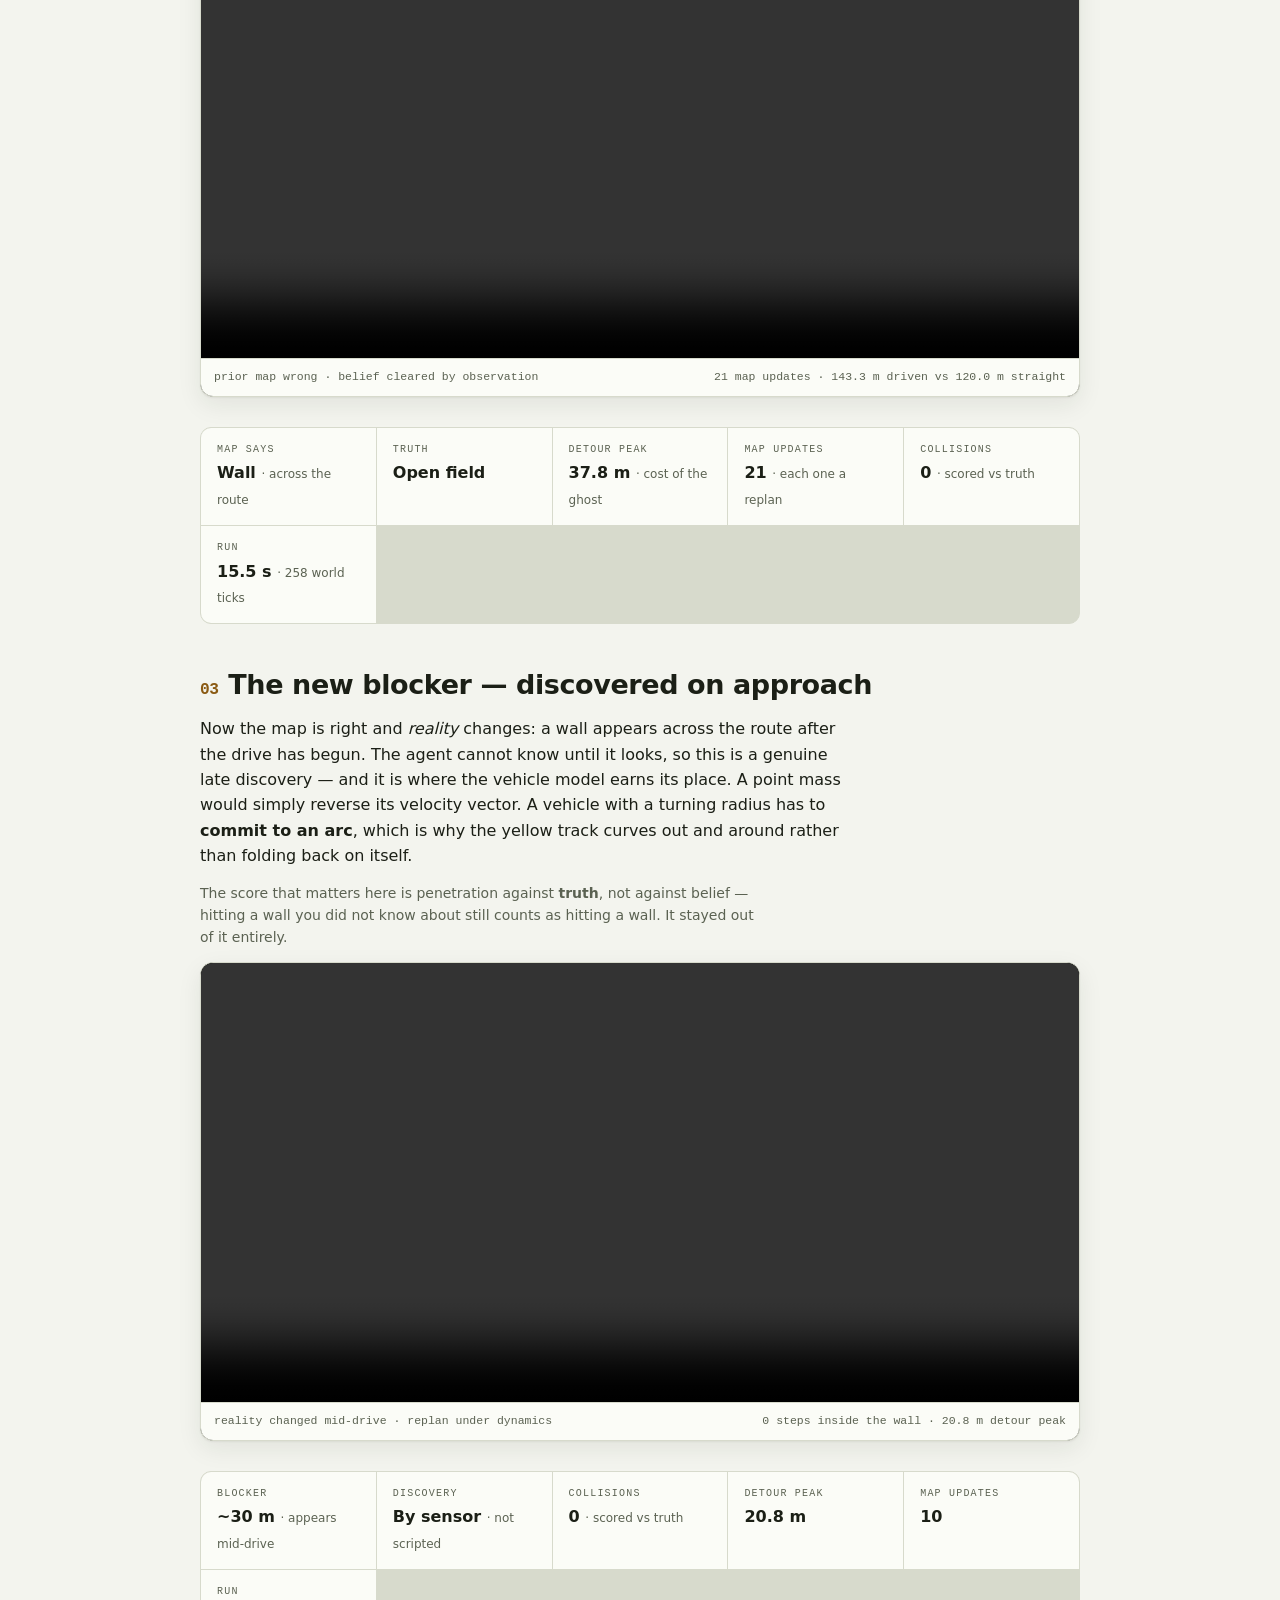
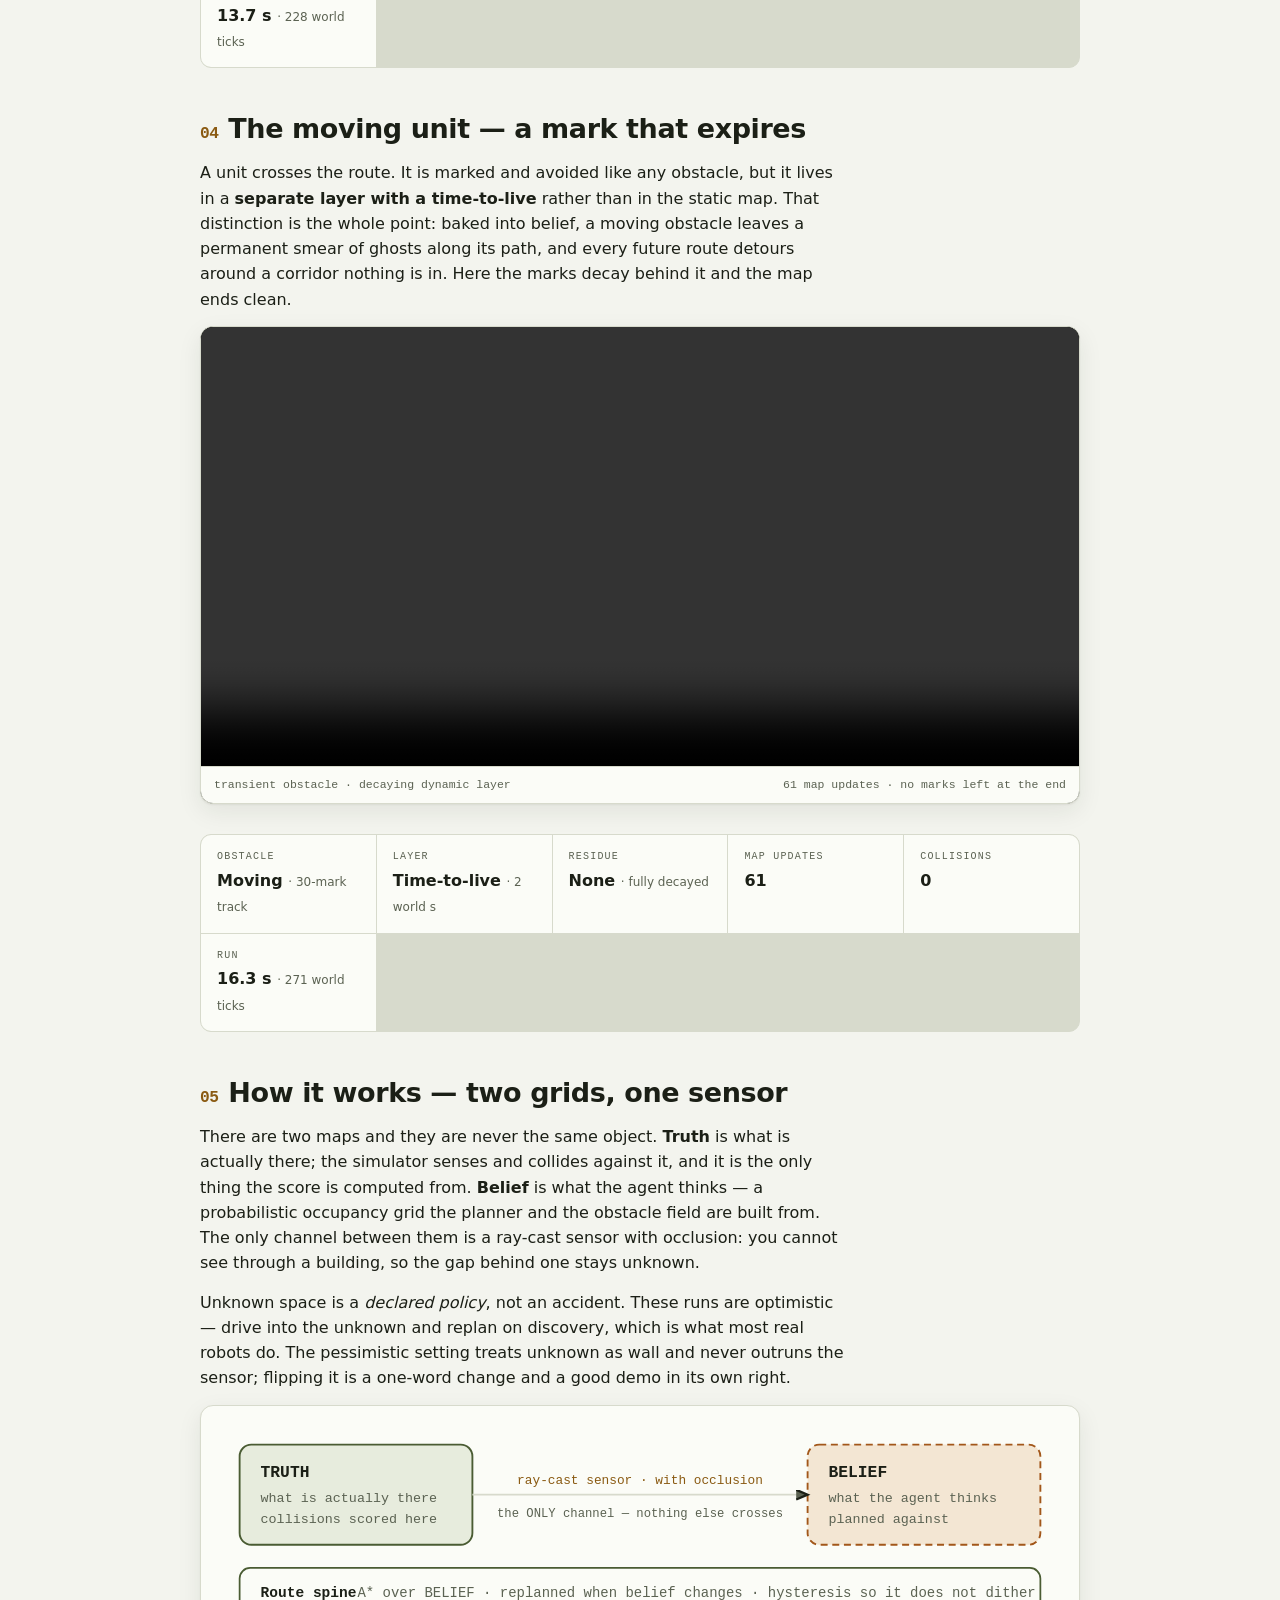
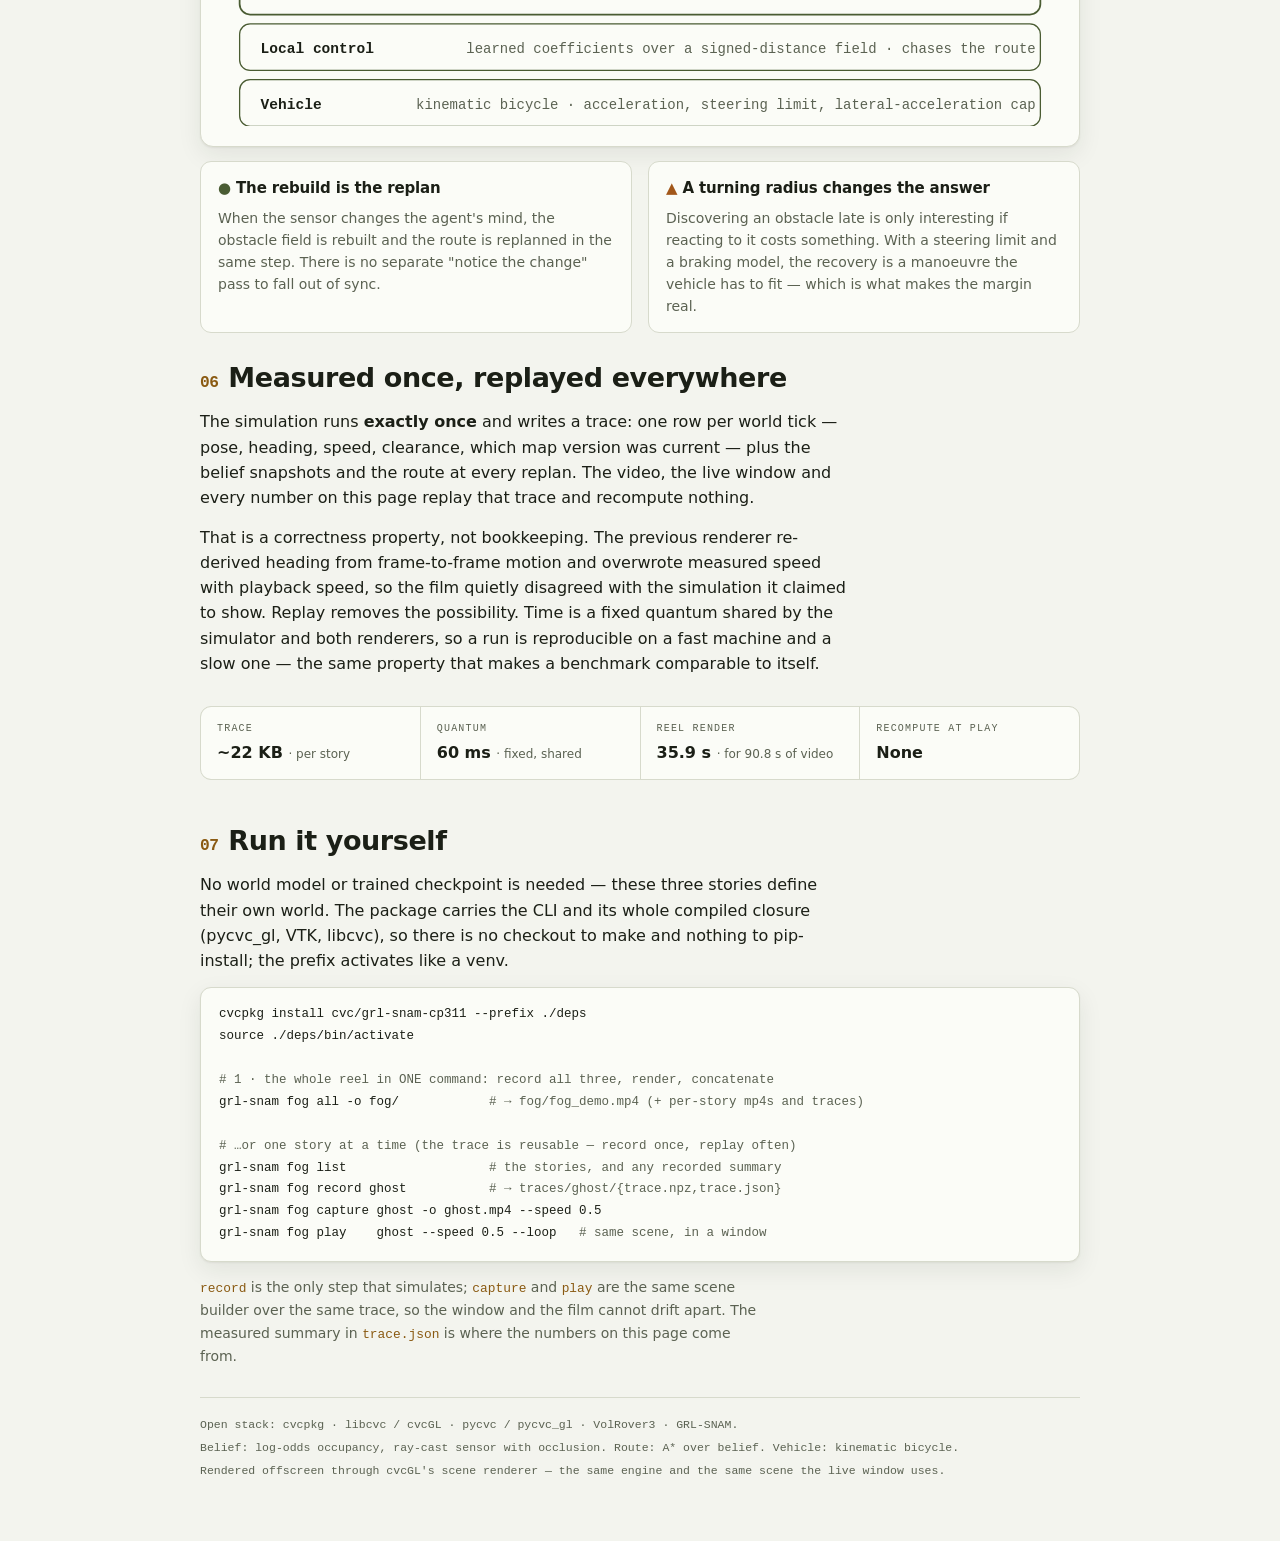
<file: 2026-08-fog-of-war-nav/index.html>
<!doctype html>
<html lang="en"><head><meta charset="utf-8"><meta name="viewport" content="width=device-width,initial-scale=1">
<title>GRL-SNAM — navigating on a map that is wrong</title>
<style>
  :root{
    --ground:#f3f4ee; --card:#fbfcf7; --ink:#1b1f16; --muted:#5b6252; --line:#d7dacc;
    --accent:#b9791a; --accent-ink:#8a5a12; --open:#4a5c33; --open-soft:#e7ecdd; --prop:#a2571a; --prop-soft:#f3e6d3;
    --ghost:#b98a1a; --wall:#a83b32; --unit:#a63f8a; --route:#2f6bb0; --track:#9a8321;
    --shadow:0 1px 2px rgba(28,34,20,.06),0 8px 24px rgba(28,34,20,.08);
    --mono:ui-monospace,"SF Mono",Menlo,Consolas,monospace; --sans:system-ui,-apple-system,"Segoe UI",Roboto,Helvetica,Arial,sans-serif;
  }
  @media (prefers-color-scheme:dark){:root{--ground:#111409;--card:#1c2114;--ink:#edf0e4;--muted:#9aa389;--line:#2b3120;
    --accent:#e0a63e;--accent-ink:#eab857;--open:#7c9750;--open-soft:#20281440;--prop:#e0a63e;--prop-soft:#3a2c1040;
    --ghost:#f2b840;--wall:#d94a3f;--unit:#e05fb4;--route:#59a6ff;--track:#f9d94c;
    --shadow:0 1px 2px rgba(0,0,0,.4),0 10px 30px rgba(0,0,0,.5);}}
  *{box-sizing:border-box} body{margin:0}
  .wrap{background:var(--ground);color:var(--ink);font-family:var(--sans);line-height:1.58;padding:clamp(22px,5vw,64px) 20px;display:flex;justify-content:center}
  .col{width:100%;max-width:880px;display:flex;flex-direction:column;gap:30px}
  .eyebrow{font-family:var(--mono);font-size:12px;letter-spacing:.16em;text-transform:uppercase;color:var(--accent-ink);display:flex;align-items:center;gap:10px}
  .eyebrow::before{content:"";width:26px;height:2px;background:var(--accent);display:inline-block}
  h1{font-size:clamp(30px,5.4vw,50px);line-height:1.03;letter-spacing:-.022em;font-weight:800;margin:0;text-wrap:balance;max-width:16ch}
  .lede{font-size:clamp(16px,2.2vw,19px);color:var(--muted);margin:0;max-width:62ch}
  h2{font-size:clamp(21px,3vw,27px);line-height:1.12;letter-spacing:-.015em;margin:0 0 2px;text-wrap:balance}
  h2 .n{font-family:var(--mono);font-size:.6em;color:var(--accent-ink);font-weight:600;margin-right:.6em}
  h3{margin:0 0 6px;font-size:15px;letter-spacing:-.01em}
  section{display:flex;flex-direction:column;gap:14px} p{margin:0;max-width:64ch}
  .tag{display:inline-block;font-family:var(--mono);font-size:10.5px;letter-spacing:.1em;text-transform:uppercase;color:var(--accent-ink);border:1px solid var(--line);border-radius:20px;padding:3px 11px;background:var(--card)}
  figure{margin:0} .screen{border:1px solid var(--line);border-radius:13px;overflow:hidden;box-shadow:var(--shadow);background:#0c0f08}
  video{display:block;width:100%;height:auto;background:#0c0f08}
  .caption{font-family:var(--mono);font-size:11.5px;color:var(--muted);padding:9px 13px;border-top:1px solid var(--line);background:var(--card);display:flex;justify-content:space-between;gap:12px;flex-wrap:wrap}
  .specs{display:grid;grid-template-columns:repeat(auto-fit,minmax(150px,1fr));gap:1px;background:var(--line);border:1px solid var(--line);border-radius:11px;overflow:hidden}
  .spec{background:var(--card);padding:14px 16px;display:flex;flex-direction:column;gap:3px}
  .spec dt{font-family:var(--mono);font-size:10px;letter-spacing:.12em;text-transform:uppercase;color:var(--muted)}
  .spec dd{margin:0;font-size:16px;font-weight:700;font-variant-numeric:tabular-nums}
  .spec dd small{font-weight:500;color:var(--muted);font-size:12px}
  .board{background:var(--card);border:1px solid var(--line);border-radius:13px;padding:20px;box-shadow:var(--shadow)}
  .board svg{display:block;width:100%;height:auto} .board svg text{font-family:var(--mono)}
  .sv-prop{fill:var(--prop-soft);stroke:var(--prop)} .sv-open{fill:var(--open-soft);stroke:var(--open)}
  .sv-band{fill:var(--card);stroke:var(--open)} .sv-seam{stroke:var(--line)}
  .t-ink{fill:var(--ink)} .t-mut{fill:var(--muted)} .t-acc{fill:var(--accent-ink)}
  .cols{display:grid;grid-template-columns:1fr 1fr;gap:16px} @media(max-width:560px){.cols{grid-template-columns:1fr}}
  .mini{background:var(--card);border:1px solid var(--line);border-radius:11px;padding:15px 17px} .mini p{font-size:14px;color:var(--muted)}
  .mini.open h3::before{content:"● ";color:var(--open)} .mini.prop h3::before{content:"▲ ";color:var(--prop)}
  .foot{font-family:var(--mono);font-size:11.5px;color:var(--muted);border-top:1px solid var(--line);padding-top:18px;display:flex;flex-direction:column;gap:5px}
  .mono{font-family:var(--mono);font-size:.92em;color:var(--accent-ink)}
  pre{margin:0;overflow-x:auto;background:var(--card);border:1px solid var(--line);border-radius:11px;padding:16px 18px;box-shadow:var(--shadow);font-family:var(--mono);font-size:12.5px;line-height:1.75;color:var(--ink);white-space:pre}
  pre .c{color:var(--muted)}
  .key{display:flex;flex-wrap:wrap;gap:8px 18px;font-family:var(--mono);font-size:11.5px;color:var(--muted);background:var(--card);border:1px solid var(--line);border-radius:11px;padding:12px 15px}
  .key b{display:inline-flex;align-items:center;gap:6px;font-weight:500;color:var(--ink)}
  .key i{width:11px;height:11px;border-radius:3px;display:inline-block;flex:none}
</style></head>
<body><div class="wrap"><div class="col">

  <header style="display:flex;flex-direction:column;gap:15px">
    <div class="eyebrow">GRL-SNAM · incomplete information · vehicle dynamics</div>
    <h1>Navigating on a map that is wrong.</h1>
    <p class="lede">A vehicle plans against what it <em>believes</em>, not against ground truth — and the
      two are allowed to disagree. It detours around a building that was demolished, discovers a wall
      that appeared after the map was made, and routes around a moving unit whose track expires instead
      of scarring the map forever. It drives with <b>real acceleration and a turning radius</b>, so a
      late discovery costs it a manoeuvre, not a teleport. Every run below reaches its goal with
      <b>zero collisions against ground truth</b>.</p>
    <div><span class="tag">Belief ≠ truth · sensor-driven · turning radius</span></div>
  </header>

  <section>
    <h2><span class="n">01</span>Start here — the whole reel</h2>
    <p>Three stories, ninety seconds. Each one is a different way for a map to be wrong, and in each the
      agent has to find out for itself. Watch the <b>blue route</b> change the moment the sensor changes
      the agent's mind — the map update and the replan are the same event.</p>
    <figure class="screen">
      <video controls autoplay muted loop playsinline preload="metadata"><source src="fog_demo.mp4" type="video/mp4"></video>
      <figcaption class="caption"><span>stale map · new blocker · moving unit</span><span>90.8 s · 1816 frames · 0 collisions across all three</span></figcaption>
    </figure>
    <div class="key">
      <b><i style="background:var(--ghost)"></i>believed obstacle</b>
      <b><i style="background:var(--wall)"></i>confirmed against truth</b>
      <b><i style="background:var(--unit)"></i>transient mark (expires)</b>
      <b><i style="background:var(--route)"></i>planned route</b>
      <b><i style="background:var(--track)"></i>driven path</b>
    </div>
  </section>

  <section>
    <h2><span class="n">02</span>The stale map — a wall the world no longer has</h2>
    <p>The prior map carries a wall straight across the route. Reality is an open field, but belief is
      all the agent has, so it commits to the detour and drives it — <b>37.8 m off the straight line</b>,
      earned entirely by a building that is not there. Then a ray finally crosses the spot, the ghost
      clears, and the route snaps straight to the goal. The yellow track keeps the receipt: you can see
      exactly what the stale map cost.</p>
    <p style="font-size:14px;color:var(--muted)">Note what does <em>not</em> clear — the part of the wall
      the sensor never swept stays in the map. The agent only knows what it has looked at, which is the
      honest behaviour and the reason the clearing looks ragged rather than instant.</p>
    <figure class="screen">
      <video controls muted loop playsinline preload="metadata"><source src="fog_ghost.mp4" type="video/mp4"></video>
      <figcaption class="caption"><span>prior map wrong · belief cleared by observation</span><span>21 map updates · 143.3 m driven vs 120.0 m straight</span></figcaption>
    </figure>
    <dl class="specs">
      <div class="spec"><dt>Map says</dt><dd>Wall <small>· across the route</small></dd></div>
      <div class="spec"><dt>Truth</dt><dd>Open field</dd></div>
      <div class="spec"><dt>Detour peak</dt><dd>37.8 m <small>· cost of the ghost</small></dd></div>
      <div class="spec"><dt>Map updates</dt><dd>21 <small>· each one a replan</small></dd></div>
      <div class="spec"><dt>Collisions</dt><dd>0 <small>· scored vs truth</small></dd></div>
      <div class="spec"><dt>Run</dt><dd>15.5 s <small>· 258 world ticks</small></dd></div>
    </dl>
  </section>

  <section>
    <h2><span class="n">03</span>The new blocker — discovered on approach</h2>
    <p>Now the map is right and <em>reality</em> changes: a wall appears across the route after the drive
      has begun. The agent cannot know until it looks, so this is a genuine late discovery — and it is
      where the vehicle model earns its place. A point mass would simply reverse its velocity vector. A
      vehicle with a turning radius has to <b>commit to an arc</b>, which is why the yellow track curves
      out and around rather than folding back on itself.</p>
    <p style="font-size:14px;color:var(--muted)">The score that matters here is penetration against
      <b>truth</b>, not against belief — hitting a wall you did not know about still counts as hitting a
      wall. It stayed out of it entirely.</p>
    <figure class="screen">
      <video controls muted loop playsinline preload="metadata"><source src="fog_blocker.mp4" type="video/mp4"></video>
      <figcaption class="caption"><span>reality changed mid-drive · replan under dynamics</span><span>0 steps inside the wall · 20.8 m detour peak</span></figcaption>
    </figure>
    <dl class="specs">
      <div class="spec"><dt>Blocker</dt><dd>~30 m <small>· appears mid-drive</small></dd></div>
      <div class="spec"><dt>Discovery</dt><dd>By sensor <small>· not scripted</small></dd></div>
      <div class="spec"><dt>Collisions</dt><dd>0 <small>· scored vs truth</small></dd></div>
      <div class="spec"><dt>Detour peak</dt><dd>20.8 m</dd></div>
      <div class="spec"><dt>Map updates</dt><dd>10</dd></div>
      <div class="spec"><dt>Run</dt><dd>13.7 s <small>· 228 world ticks</small></dd></div>
    </dl>
  </section>

  <section>
    <h2><span class="n">04</span>The moving unit — a mark that expires</h2>
    <p>A unit crosses the route. It is marked and avoided like any obstacle, but it lives in a
      <b>separate layer with a time-to-live</b> rather than in the static map. That distinction is the
      whole point: baked into belief, a moving obstacle leaves a permanent smear of ghosts along its
      path, and every future route detours around a corridor nothing is in. Here the marks decay behind
      it and the map ends clean.</p>
    <figure class="screen">
      <video controls muted loop playsinline preload="metadata"><source src="fog_unit.mp4" type="video/mp4"></video>
      <figcaption class="caption"><span>transient obstacle · decaying dynamic layer</span><span>61 map updates · no marks left at the end</span></figcaption>
    </figure>
    <dl class="specs">
      <div class="spec"><dt>Obstacle</dt><dd>Moving <small>· 30-mark track</small></dd></div>
      <div class="spec"><dt>Layer</dt><dd>Time-to-live <small>· 2 world s</small></dd></div>
      <div class="spec"><dt>Residue</dt><dd>None <small>· fully decayed</small></dd></div>
      <div class="spec"><dt>Map updates</dt><dd>61</dd></div>
      <div class="spec"><dt>Collisions</dt><dd>0</dd></div>
      <div class="spec"><dt>Run</dt><dd>16.3 s <small>· 271 world ticks</small></dd></div>
    </dl>
  </section>

  <section>
    <h2><span class="n">05</span>How it works — two grids, one sensor</h2>
    <p>There are two maps and they are never the same object. <b>Truth</b> is what is actually there; the
      simulator senses and collides against it, and it is the only thing the score is computed from.
      <b>Belief</b> is what the agent thinks — a probabilistic occupancy grid the planner and the
      obstacle field are built from. The only channel between them is a ray-cast sensor with occlusion:
      you cannot see through a building, so the gap behind one stays unknown.</p>
    <p>Unknown space is a <em>declared policy</em>, not an accident. These runs are optimistic — drive
      into the unknown and replan on discovery, which is what most real robots do. The pessimistic
      setting treats unknown as wall and never outruns the sensor; flipping it is a one-word change and
      a good demo in its own right.</p>
    <div class="board">
      <svg viewBox="0 0 720 258" role="img" aria-label="Truth and belief are separate grids joined only by a sensor">
        <rect class="sv-open" x="16" y="16" width="200" height="86" rx="10" stroke-width="1.6"/>
        <text class="t-ink" x="34" y="44" font-size="14" font-weight="700">TRUTH</text>
        <text class="t-mut" x="34" y="65" font-size="11.5">what is actually there</text>
        <text class="t-mut" x="34" y="83" font-size="11.5">collisions scored here</text>
        <rect class="sv-prop" x="504" y="16" width="200" height="86" rx="10" stroke-width="1.6" stroke-dasharray="6 4"/>
        <text class="t-ink" x="522" y="44" font-size="14" font-weight="700">BELIEF</text>
        <text class="t-mut" x="522" y="65" font-size="11.5">what the agent thinks</text>
        <text class="t-mut" x="522" y="83" font-size="11.5">planned against</text>
        <line class="sv-seam" x1="216" y1="59" x2="504" y2="59" stroke-width="1.4" marker-end="url(#a)"/>
        <defs><marker id="a" markerWidth="9" markerHeight="9" refX="7" refY="3" orient="auto"><path d="M0,0 L7,3 L0,6" fill="none" stroke="currentColor" class="t-mut" stroke-width="1.4"/></marker></defs>
        <text class="t-acc" x="360" y="50" text-anchor="middle" font-size="11">ray-cast sensor · with occlusion</text>
        <text class="t-mut" x="360" y="78" text-anchor="middle" font-size="10.5">the ONLY channel — nothing else crosses</text>
        <rect class="sv-band" x="16" y="122" width="688" height="40" rx="9" stroke-width="1.5"/>
        <text class="t-ink" x="34" y="147" font-size="12.5" font-weight="700">Route spine</text>
        <text class="t-mut" x="700" y="147" font-size="12" text-anchor="end">A* over BELIEF · replanned when belief changes · hysteresis so it does not dither</text>
        <rect class="sv-band" x="16" y="170" width="688" height="40" rx="9" stroke-width="1.1"/>
        <text class="t-ink" x="34" y="195" font-size="12.5" font-weight="700">Local control</text>
        <text class="t-mut" x="700" y="195" font-size="12" text-anchor="end">learned coefficients over a signed-distance field · chases the route</text>
        <rect class="sv-band" x="16" y="218" width="688" height="40" rx="9" stroke-width="1.1"/>
        <text class="t-ink" x="34" y="243" font-size="12.5" font-weight="700">Vehicle</text>
        <text class="t-mut" x="700" y="243" font-size="12" text-anchor="end">kinematic bicycle · acceleration, steering limit, lateral-acceleration cap</text>
      </svg>
    </div>
    <div class="cols">
      <div class="mini open"><h3>The rebuild is the replan</h3><p>When the sensor changes the agent's mind,
        the obstacle field is rebuilt and the route is replanned in the same step. There is no separate
        "notice the change" pass to fall out of sync.</p></div>
      <div class="mini prop"><h3>A turning radius changes the answer</h3><p>Discovering an obstacle late is
        only interesting if reacting to it costs something. With a steering limit and a braking model,
        the recovery is a manoeuvre the vehicle has to fit — which is what makes the margin real.</p></div>
    </div>
  </section>

  <section>
    <h2><span class="n">06</span>Measured once, replayed everywhere</h2>
    <p>The simulation runs <b>exactly once</b> and writes a trace: one row per world tick — pose,
      heading, speed, clearance, which map version was current — plus the belief snapshots and the route
      at every replan. The video, the live window and every number on this page replay that trace and
      recompute nothing.</p>
    <p>That is a correctness property, not bookkeeping. The previous renderer re-derived heading from
      frame-to-frame motion and overwrote measured speed with playback speed, so the film quietly
      disagreed with the simulation it claimed to show. Replay removes the possibility. Time is a fixed
      quantum shared by the simulator and both renderers, so a run is reproducible on a fast machine and
      a slow one — the same property that makes a benchmark comparable to itself.</p>
    <dl class="specs">
      <div class="spec"><dt>Trace</dt><dd>~22 KB <small>· per story</small></dd></div>
      <div class="spec"><dt>Quantum</dt><dd>60 ms <small>· fixed, shared</small></dd></div>
      <div class="spec"><dt>Reel render</dt><dd>35.9 s <small>· for 90.8 s of video</small></dd></div>
      <div class="spec"><dt>Recompute at play</dt><dd>None</dd></div>
    </dl>
  </section>

  <section>
    <h2><span class="n">07</span>Run it yourself</h2>
    <p>No world model or trained checkpoint is needed — these three stories define their own world.
      The package carries the CLI and its whole compiled closure (pycvc_gl, VTK, libcvc), so there is
      no checkout to make and nothing to pip-install; the prefix activates like a venv.</p>
    <pre>cvcpkg install cvc/grl-snam-cp311 --prefix ./deps
source ./deps/bin/activate

<span class="c"># 1 · the whole reel in ONE command: record all three, render, concatenate</span>
grl-snam fog all -o fog/            <span class="c"># → fog/fog_demo.mp4 (+ per-story mp4s and traces)</span>

<span class="c"># …or one story at a time (the trace is reusable — record once, replay often)</span>
grl-snam fog list                   <span class="c"># the stories, and any recorded summary</span>
grl-snam fog record ghost           <span class="c"># → traces/ghost/{trace.npz,trace.json}</span>
grl-snam fog capture ghost -o ghost.mp4 --speed 0.5
grl-snam fog play    ghost --speed 0.5 --loop   <span class="c"># same scene, in a window</span></pre>
    <p style="font-size:14px;color:var(--muted)"><span class="mono">record</span> is the only step that
      simulates; <span class="mono">capture</span> and <span class="mono">play</span> are the same scene
      builder over the same trace, so the window and the film cannot drift apart. The measured summary in
      <span class="mono">trace.json</span> is where the numbers on this page come from.</p>
  </section>

  <div class="foot">
    <span>Open stack: cvcpkg · libcvc / cvcGL · pycvc / pycvc_gl · VolRover3 · GRL-SNAM.</span>
    <span>Belief: log-odds occupancy, ray-cast sensor with occlusion. Route: A* over belief. Vehicle: kinematic bicycle.</span>
    <span>Rendered offscreen through cvcGL's scene renderer — the same engine and the same scene the live window uses.</span>
  </div>

</div></div></body></html>
</file>
